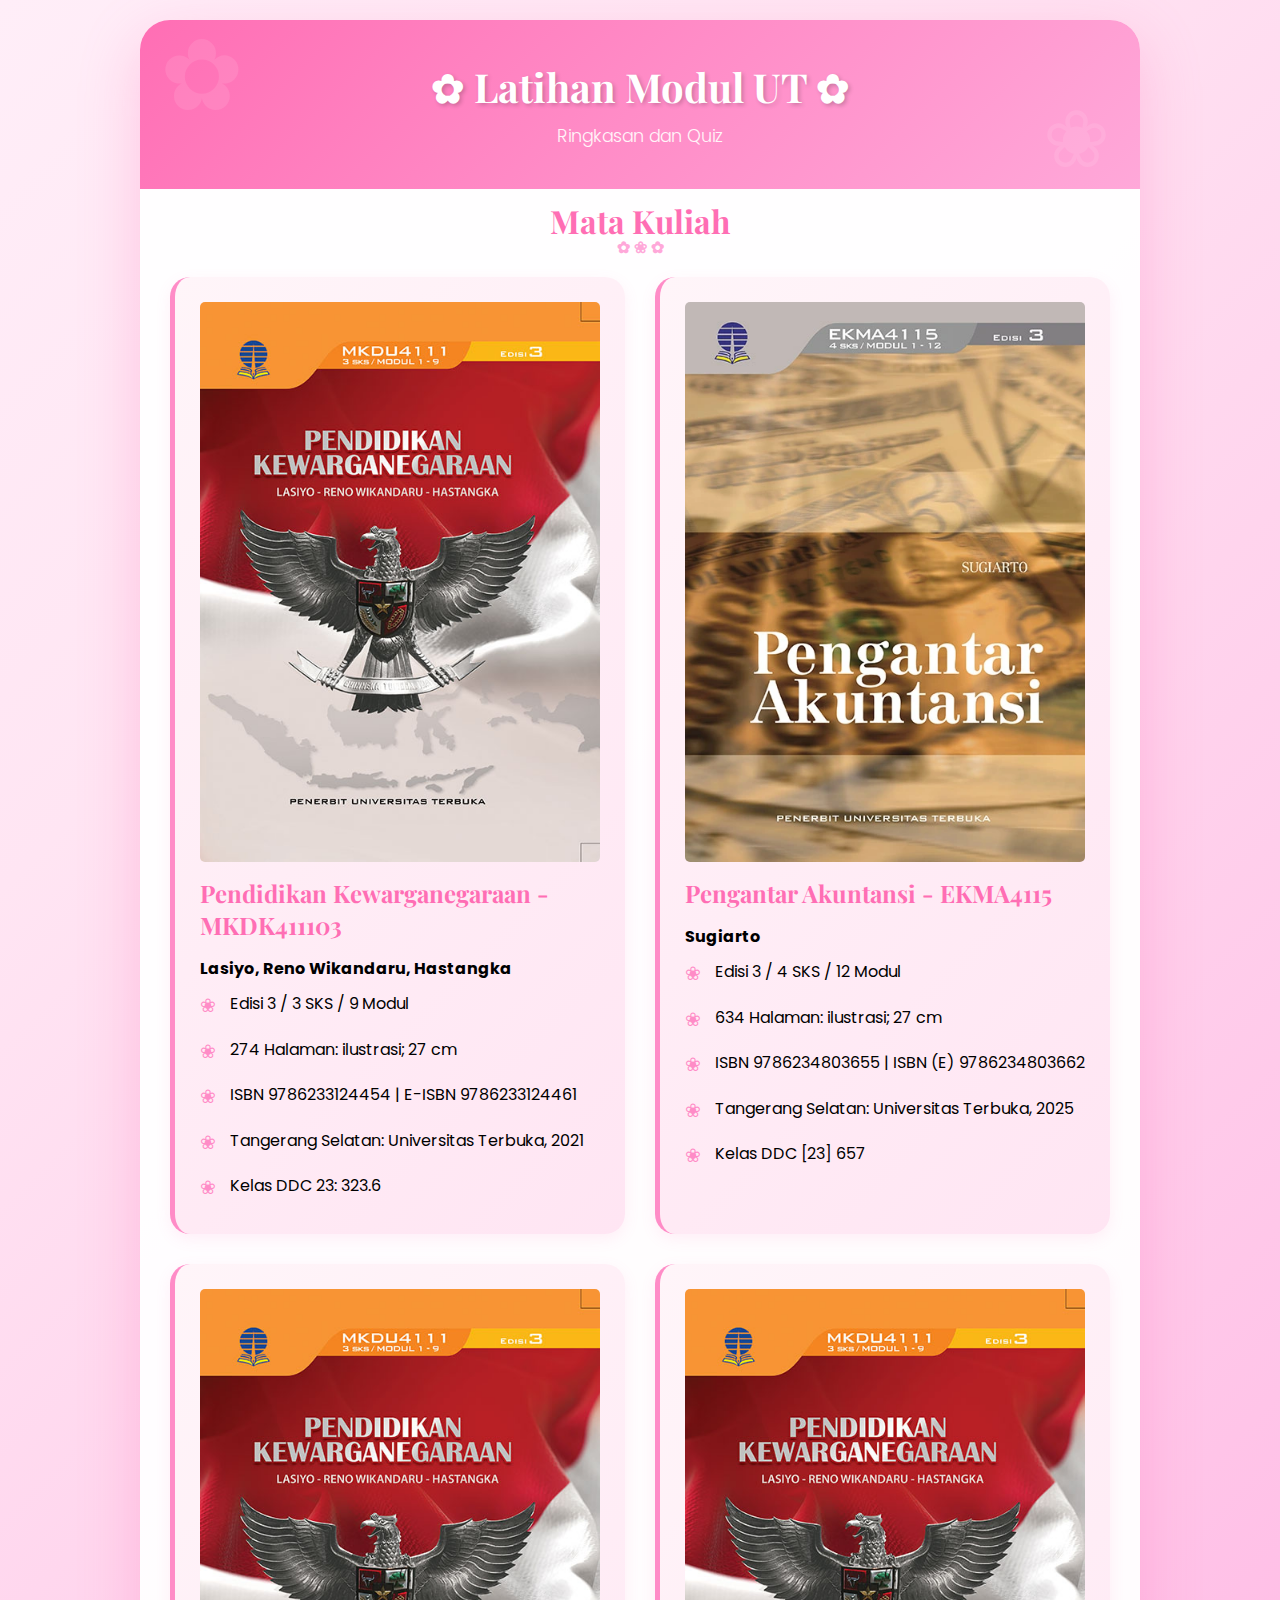
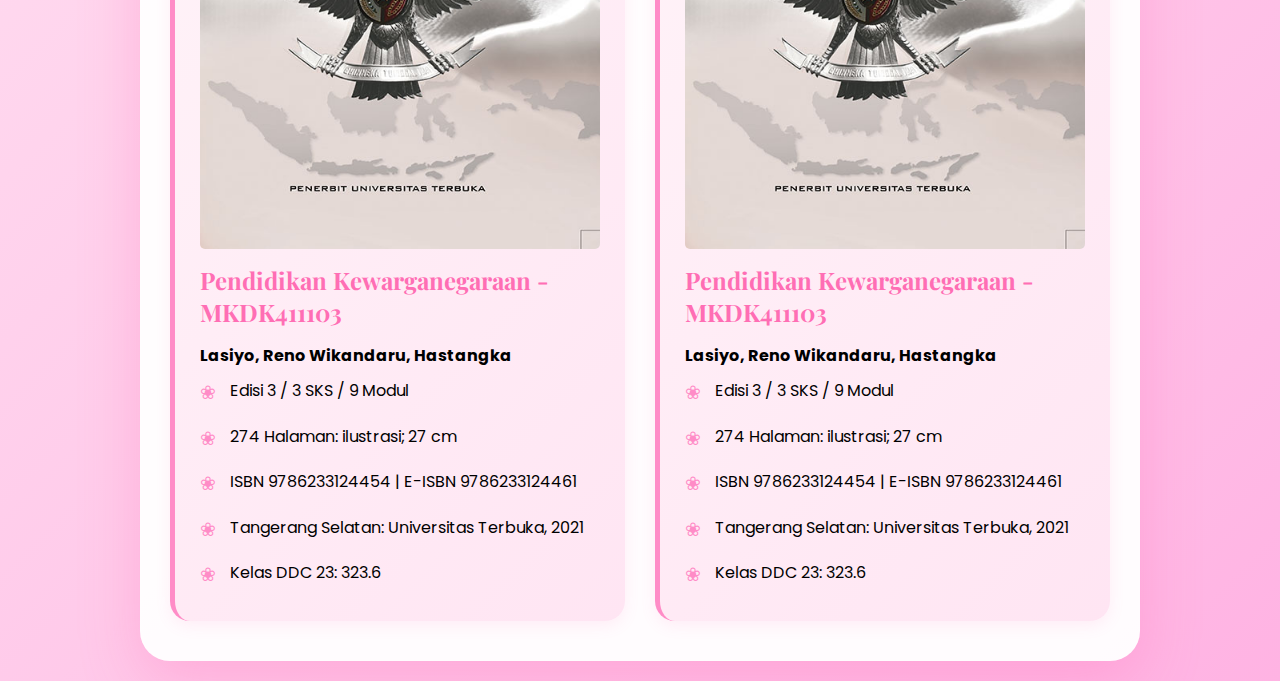
<file: index.html>
<!DOCTYPE html>
<html lang="id">
<head>
    <meta charset="UTF-8">
    <meta name="viewport" content="width=device-width, initial-scale=1.0">
    <title>✿ Latihan Modul UT ✿</title>
    <link rel="stylesheet" href="styleIndex.css">
    <script src="" defer></script>
</head>
<body>
    <div class="container">
        <div class="header">
            <h1>✿ Latihan Modul UT ✿</h1>
            <p class="subtitle">Ringkasan dan Quiz</p>
        </div>
        <div class="content">
            <div id="stage1" class="stage active">
        
                <h2 class="stage-title">Mata Kuliah</h2>
        
            <div id="subStage1_content" class="sub-stage-content active">
                <div class="summary-grid-container">
                    <div class="summary">
                        <a href="ppkn.html"><img src="Assets/MKDK411103.jpg" alt="Pendidikan Kewarganegaraan">
                        <h3>Pendidikan Kewarganegaraan - MKDK411103</h3>
                        <p><strong>Lasiyo, Reno Wikandaru, Hastangka</strong></p>
                        <ul>
                            <li>Edisi 3 / 3 SKS / 9 Modul</li>
                            <li>274 Halaman: ilustrasi; 27 cm</li>
                            <li>ISBN 9786233124454 | E-ISBN 9786233124461</li>
                            <li>Tangerang Selatan: Universitas Terbuka, 2021</li>
                            <li>Kelas DDC 23: 323.6</li>
                        </ul>
                        </a>
                    </div>
                    <div class="summary">
                        <a href="pengantarAkutansi.html"><img src="Assets/EKMA411503.jpg" alt="Pendidikan Kewarganegaraan">
                        <h3>Pengantar Akuntansi - EKMA4115</h3>
                        <p><strong>Sugiarto</strong></p>
                        <ul>
                            <li>Edisi 3 / 4 SKS / 12 Modul</li>
                            <li>634 Halaman: ilustrasi; 27 cm</li>
                            <li>ISBN 9786234803655 | ISBN (E) 9786234803662</li>
                            <li>Tangerang Selatan: Universitas Terbuka, 2025</li>
                            <li>Kelas DDC [23] 657</li>
                        </ul>
                        </a>
                    </div>
                    <div class="summary">
                        <a href="ppkn.html"><img src="Assets/MKDK411103.jpg" alt="Pendidikan Kewarganegaraan">
                        <h3>Pendidikan Kewarganegaraan - MKDK411103</h3>
                        <p><strong>Lasiyo, Reno Wikandaru, Hastangka</strong></p>
                        <ul>
                            <li>Edisi 3 / 3 SKS / 9 Modul</li>
                            <li>274 Halaman: ilustrasi; 27 cm</li>
                            <li>ISBN 9786233124454 | E-ISBN 9786233124461</li>
                            <li>Tangerang Selatan: Universitas Terbuka, 2021</li>
                            <li>Kelas DDC 23: 323.6</li>
                        </ul>
                        </a>
                    </div>
                    <div class="summary">
                        <a href="ppkn.html"><img src="Assets/MKDK411103.jpg" alt="Pendidikan Kewarganegaraan">
                        <h3>Pendidikan Kewarganegaraan - MKDK411103</h3>
                        <p><strong>Lasiyo, Reno Wikandaru, Hastangka</strong></p>
                        <ul>
                            <li>Edisi 3 / 3 SKS / 9 Modul</li>
                            <li>274 Halaman: ilustrasi; 27 cm</li>
                            <li>ISBN 9786233124454 | E-ISBN 9786233124461</li>
                            <li>Tangerang Selatan: Universitas Terbuka, 2021</li>
                            <li>Kelas DDC 23: 323.6</li>
                        </ul>
                        </a>
                    </div>
                </div>
            </div>
        
            <div id="subStage2_content" class="sub-stage-content" style="display:none;">
                <div class="summary">
                    <h3>Ringkasan Materi (Semua) 📝</h3>
                    <ul>
                        <li>**Landasan Pendidikan Kewarganegaraan** terdiri dari landasan historis dan yuridis. Landasan historis mencapai puncaknya pada Proklamasi Kemerdekaan 17 Agustus 1945.</li>
                        <li>**Landasan yuridis** mencakup Undang-Undang Dasar dan peraturan perundang-undangan lainnya, terutama tentang pertahanan/keamanan negara dan pendidikan karakter di Perguruan Tinggi.</li>
                        <li>**Ruang lingkup** PKn mencakup sembilan poin. **Objek studi** PKn terdiri atas objek material dan objek formal.</li>
                    </ul>
                </div>

            <div id="subStage3_content" class="sub-stage-content" style="display:none;">
                <h3>Sub Bab 2: Ruang Lingkup dan Objek Studi 📚</h3>
                <p><strong>Ruang Lingkup:</strong> Pendidikan Kewarganegaraan mencakup sembilan poin pembahasan yang detail yang merupakan pokok bahasan dalam modul-modul selanjutnya.</p>
                <p><strong>Objek Studi:</strong></p>
                <ul>
                    <li>**Objek Material:** Meliputi segala aspek kehidupan bernegara, bermasyarakat, dan berbangsa (Kewarganegaraan Indonesia).</li>
                    <li>**Objek Formal:** Fokus pada cara pandang ilmiah dalam mengkaji Kewarganegaraan, yaitu pendekatan Pancasila dan UUD 1945.</li>
                </ul>
            </div>
             <div class="questions">
                    <div class="question-card">
                        <span class="question-number">Soal 1</span>
                        <p class="question-text">Yang Termasuk mata kuliah wajib di Universitas adalah</p>
                        <div class="options">
                            <label class="option">
                                <input type="radio" name="q1" value="A">
                                <span>A. Pndidikan Kewirausahaan</span>
                            </label>
                            <label class="option">
                                <input type="radio" name="q1" value="B">
                                <span>B. Pendidikan Kepemimpinan</span>
                            </label>
                            <label class="option">
                                <input type="radio" name="q1" value="C" data-correct>
                                <span>C. Pendidikan Kewarganegaraan</span>
                            </label>
                            <label class="option">
                                <input type="radio" name="q1" value="D">
                                <span>D. Pendidikan Bahasa Inggris</span>
                            </label>
                        </div>
                    </div>
                    
                    <div class="question-card">
                        <span class="question-number">Soal 2</span>
                        <p class="question-text">Yang termasuk landasan Pendidikan Kewarganegaraan adalah</p>
                        <div class="options">
                            <label class="option">
                                <input type="radio" name="q2" value="A" data-correct>
                                <span>A. Perjuangan mencapai kemerdekaan</span>
                            </label>
                            <label class="option">
                                <input type="radio" name="q2" value="B">
                                <span>B. Melaksanakan upacara bendera</span>
                            </label>
                            <label class="option">
                                <input type="radio" name="q2" value="C">
                                <span>C. Mengikuti pola hidup sehat</span>
                            </label>
                            <label class="option">
                                <input type="radio" name="q2" value="D">
                                <span>D. Mempelajari kesenian daerah</span>
                            </label>
                        </div>
                    </div>
                    
                    <div class="question-card">
                        <span class="question-number">Soal 3</span>
                        <p class="question-text">Yang tidak termasuk dalam ruang lingkup Pendidikan Kewarganegaraan adalah</p>
                        <div class="options">
                            <label class="option">
                                <input type="radio" name="q3" value="A">
                                <span>A. Demokrasi</span>
                            </label>
                            <label class="option">
                                <input type="radio" name="q3" value="B">
                                <span>B. Wawasan Nusantara</span>
                            </label>
                            <label class="option">
                                <input type="radio" name="q3" value="C">
                                <span>C. Ketahanan Nasional</span>
                            </label>
                            <label class="option">
                                <input type="radio" name="q3" value="D" data-correct>
                                <span>D. Enterpreneurship</span>
                            </label>
                        </div>
                    </div>
                    
                    <div class="question-card">
                        <span class="question-number">Soal 4</span>
                        <p class="question-text">Pendidikan Kewarganegaraan sebagai kajian ilmiah memenuhi syarat-syarat ilmiah, kecuali</p>
                        <div class="options">
                            <label class="option">
                                <input type="radio" name="q4" value="A">
                                <span>A. berobjek</span>
                            </label>
                            <label class="option">
                                <input type="radio" name="q4" value="B">
                                <span>B. bersistem</span>
                            </label>
                            <label class="option">
                                <input type="radio" name="q4" value="C" data-correct>
                                <span>C. subjektif</span>
                            </label>
                            <label class="option">
                                <input type="radio" name="q4" value="D">
                                <span>D. Bermetode</span>
                            </label>
                        </div>
                    </div>
                    
                    <div class="question-card">
                        <span class="question-number">Soal 5</span>
                        <p class="question-text">Dalam Pendidikan Kewarganegaraan eksistensi warga negara dalam dinamikanya dalam kehidupan bermasyarakat, berbangsa, dan bernegara Indonesia merupakan objek</p>
                        <div class="options">
                            <label class="option">
                                <input type="radio" name="q5" value="A">
                                <span>A. Non formal</span>
                            </label>
                            <label class="option">
                                <input type="radio" name="q5" value="B" data-correct>
                                <span>B. Material</span>
                            </label>
                            <label class="option">
                                <input type="radio" name="q5" value="C">
                                <span>C. Formal</span>
                            </label>
                            <label class="option">
                                <input type="radio" name="q5" value="D">
                                <span>D. Substansi</span>
                            </label>
                        </div>
                    </div>
                    
                    <div class="question-card">
                        <span class="question-number">Soal 6</span>
                        <p class="question-text">Kemampuan berpikkir komperhensif integral lebih bersifat</p>
                        <div class="options">
                            <label class="option">
                                <input type="radio" name="q6" value="A" data-correct>
                                <span>A. Holistik</span>
                            </label>
                            <label class="option">
                                <input type="radio" name="q6" value="B">
                                <span>B. Sektoral</span>
                            </label>
                            <label class="option">
                                <input type="radio" name="q6" value="C">
                                <span>C. Otomatis</span>
                            </label>
                            <label class="option">
                                <input type="radio" name="q6" value="D">
                                <span>D. Umum</span>
                            </label>
                        </div>
                    </div>
                    
                    <div class="question-card">
                        <span class="question-number">Soal 7</span>
                        <p class="question-text">Membantu Mahasiswa memantapkan kepribadiannya agar secara konsisten mampu mewujudkan nilai-nilai dasar Pancasila, rasa kebangsaan dan cinta tanah air dalam menguasai menetapkan dan mengembangkan ilmu pengetahuan, teknologi dan seni dengan rasa tanggung jawab dan bermoral merupakan</p>
                        <div class="options">
                            <label class="option">
                                <input type="radio" name="q7" value="A" data-correct>
                                <span>A. misi Pendidikan Kewarganegaraan</span>
                            </label>
                            <label class="option">
                                <input type="radio" name="q7" value="B">
                                <span>B. vidi Pendidikan Kewarganegaraan</span>
                            </label>
                            <label class="option">
                                <input type="radio" name="q7" value="C">
                                <span>C. tujuan Pendidikan Kewarganegaraan</span>
                            </label>
                            <label class="option">
                                <input type="radio" name="q7" value="D">
                                <span>D. objek Pendidikan Kewarganegaraan</span>
                            </label>
                        </div>
                    </div>
                    
                    <div class="question-card">
                        <span class="question-number">Soal 8</span>
                        <p class="question-text">Dibawah ini merupakan cita-cita bangsa indonesia kecuali</p>
                        <div class="options">
                            <label class="option">
                                <input type="radio" name="q8" value="A">
                                <span>A. Merdeka</span>
                            </label>
                            <label class="option">
                                <input type="radio" name="q8" value="B">
                                <span>B. Bersatu</span>
                            </label>
                            <label class="option">
                                <input type="radio" name="q8" value="C">
                                <span>C. Berdaulat adil dan makmur</span>
                            </label>
                            <label class="option">
                                <input type="radio" name="q8" value="D" data-correct>
                                <span>D. Campur tangan dengan urusan negara lain</span>
                            </label>
                        </div>
                    </div>
                    
                    <div class="question-card">
                        <span class="question-number">Soal 9</span>
                        <p class="question-text">Tiap tiap warga negara berhak dan wajib ikut serta dalam usaha pertahanan dan keamanan negara merupakan bunyi Pasal .... Undang-Undang Negara Republik Indonesia</p>
                        <div class="options">
                            <label class="option">
                                <input type="radio" name="q9" value="A" data-correct>
                                <span>A. 30 Ayat 1</span>
                            </label>
                            <label class="option">
                                <input type="radio" name="q9" value="B">
                                <span>B. 31 Ayat 1</span>
                            </label>
                            <label class="option">
                                <input type="radio" name="q9" value="C">
                                <span>C. 29</span>
                            </label>
                            <label class="option">
                                <input type="radio" name="q9" value="D">
                                <span>D. 33</span>
                            </label>
                        </div>
                    </div>
                    
                    <div class="question-card">
                        <span class="question-number">Soal 10</span>
                        <p class="question-text">Setiap warga negara berhak dan wajib ikut serta dalam pembelaan negara. Hal ini merupakan isi dari Pasal</p>
                        <div class="options">
                            <label class="option">
                                <input type="radio" name="q10" value="A" data-correct>
                                <span>A. 27 Ayat 3 UUD 1945</span>
                            </label>
                            <label class="option">
                                <input type="radio" name="q10" value="B">
                                <span>B. 29 UUD 1945</span>
                            </label>
                            <label class="option">
                                <input type="radio" name="q10" value="C">
                                <span>C. 30 Ayat 1 UUD 1945</span>
                            </label>
                            <label class="option">
                                <input type="radio" name="q10" value="D">
                                <span>D. 31 Ayat 1 UUD 1945</span>
                            </label>
                        </div>
                    </div>
                </div>
                
                <button class="submit-btn" onclick="checkAnswers(1)">Periksa Jawaban ✓</button>
                <button class="reset-btn" onclick="resetStage(1)">Ulangi Tahap Ini ↻</button>
                
                <div id="result1" class="result"></div>
            </div>
            
            <!-- TAHAP 2 -->
            <div id="stage2" class="stage">
                <h2 class="stage-title">Tahap 2: Prinsip-Prinsip Otonomi Daerah</h2>
                
                <div class="summary">
                    <h3>Ringkasan Materi</h3>
                    <ul>
                        <li>Otonomi daerah didasarkan pada prinsip demokrasi, pemerataan, keadilan, dan potensi keanekaragaman daerah</li>
                        <li>Terdapat pembagian urusan pemerintahan antara pusat, provinsi, dan kabupaten/kota</li>
                        <li>Prinsip subsidiaritas: urusan pemerintahan dilaksanakan oleh tingkat pemerintahan yang paling dekat dengan masyarakat</li>
                        <li>Asas dekonsentrasi dan tugas pembantuan sebagai pelengkap desentralisasi</li>
                    </ul>
                </div>
                
                <div class="questions">
                    <div class="question-card">
                        <span class="question-number">Soal 1</span>
                        <p class="question-text">Apa yang dimaksud dengan prinsip subsidiaritas?</p>
                        <div class="options">
                            <label class="option">
                                <input type="radio" name="q11" value="A">
                                <span>A. Semua urusan dikelola oleh pemerintah pusat</span>
                            </label>
                            <label class="option">
                                <input type="radio" name="q11" value="B" data-correct>
                                <span>B. Urusan pemerintahan dilaksanakan oleh tingkat yang paling dekat dengan masyarakat</span>
                            </label>
                            <label class="option">
                                <input type="radio" name="q11" value="C">
                                <span>C. Pemerintah daerah tidak memiliki wewenang</span>
                            </label>
                            <label class="option">
                                <input type="radio" name="q11" value="D">
                                <span>D. Hanya provinsi yang mengelola urusan pemerintahan</span>
                            </label>
                        </div>
                    </div>
                    
                    <div class="question-card">
                        <span class="question-number">Soal 2</span>
                        <p class="question-text">Apa yang dimaksud dengan dekonsentrasi?</p>
                        <div class="options">
                            <label class="option">
                                <input type="radio" name="q12" value="A" data-correct>
                                <span>A. Pelimpahan wewenang dari pemerintah pusat kepada gubernur sebagai wakil pemerintah</span>
                            </label>
                            <label class="option">
                                <input type="radio" name="q12" value="B">
                                <span>B. Penyerahan urusan kepada daerah otonom</span>
                            </label>
                            <label class="option">
                                <input type="radio" name="q12" value="C">
                                <span>C. Pemberian bantuan dana dari pusat</span>
                            </label>
                            <label class="option">
                                <input type="radio" name="q12" value="D">
                                <span>D. Penghapusan kewenangan daerah</span>
                            </label>
                        </div>
                    </div>
                    
                    <div class="question-card">
                        <span class="question-number">Soal 3</span>
                        <p class="question-text">Siapa yang memiliki wewenang dalam urusan pemerintahan absolut?</p>
                        <div class="options">
                            <label class="option">
                                <input type="radio" name="q13" value="A" data-correct>
                                <span>A. Pemerintah pusat</span>
                            </label>
                            <label class="option">
                                <input type="radio" name="q13" value="B">
                                <span>B. Pemerintah provinsi</span>
                            </label>
                            <label class="option">
                                <input type="radio" name="q13" value="C">
                                <span>C. Pemerintah kabupaten/kota</span>
                            </label>
                            <label class="option">
                                <input type="radio" name="q13" value="D">
                                <span>D. DPRD</span>
                            </label>
                        </div>
                    </div>
                    
                    <div class="question-card">
                        <span class="question-number">Soal 4</span>
                        <p class="question-text">Apa yang termasuk dalam urusan pemerintahan absolut?</p>
                        <div class="options">
                            <label class="option">
                                <input type="radio" name="q14" value="A">
                                <span>A. Pendidikan dan kesehatan</span>
                            </label>
                            <label class="option">
                                <input type="radio" name="q14" value="B" data-correct>
                                <span>B. Politik luar negeri, pertahanan, dan moneter</span>
                            </label>
                            <label class="option">
                                <input type="radio" name="q14" value="C">
                                <span>C. Perhubungan dan perdagangan</span>
                            </label>
                            <label class="option">
                                <input type="radio" name="q14" value="D">
                                <span>D. Pertanian dan perikanan</span>
                            </label>
                        </div>
                    </div>
                    
                    <div class="question-card">
                        <span class="question-number">Soal 5</span>
                        <p class="question-text">Apa yang dimaksud dengan tugas pembantuan?</p>
                        <div class="options">
                            <label class="option">
                                <input type="radio" name="q15" value="A">
                                <span>A. Bantuan keuangan dari luar negeri</span>
                            </label>
                            <label class="option">
                                <input type="radio" name="q15" value="B" data-correct>
                                <span>B. Penugasan dari pemerintah pusat kepada daerah untuk melaksanakan urusan tertentu</span>
                            </label>
                            <label class="option">
                                <input type="radio" name="q15" value="C">
                                <span>C. Pinjaman dana untuk pembangunan</span>
                            </label>
                            <label class="option">
                                <input type="radio" name="q15" value="D">
                                <span>D. Pengurangan beban kerja pemerintah</span>
                            </label>
                        </div>
                    </div>
                    
                    <div class="question-card">
                        <span class="question-number">Soal 6</span>
                        <p class="question-text">Prinsip apa yang menjamin pemerataan pembangunan di seluruh Indonesia?</p>
                        <div class="options">
                            <label class="option">
                                <input type="radio" name="q16" value="A" data-correct>
                                <span>A. Prinsip keadilan dan pemerataan</span>
                            </label>
                            <label class="option">
                                <input type="radio" name="q16" value="B">
                                <span>B. Prinsip kompetisi bebas</span>
                            </label>
                            <label class="option">
                                <input type="radio" name="q16" value="C">
                                <span>C. Prinsip kapitalisasi</span>
                            </label>
                            <label class="option">
                                <input type="radio" name="q16" value="D">
                                <span>D. Prinsip sentralisasi</span>
                            </label>
                        </div>
                    </div>
                    
                    <div class="question-card">
                        <span class="question-number">Soal 7</span>
                        <p class="question-text">Apa yang dimaksud dengan urusan konkuren?</p>
                        <div class="options">
                            <label class="option">
                                <input type="radio" name="q17" value="A">
                                <span>A. Urusan yang hanya dimiliki pemerintah pusat</span>
                            </label>
                            <label class="option">
                                <input type="radio" name="q17" value="B" data-correct>
                                <span>B. Urusan yang dibagi antara pemerintah pusat, provinsi, dan kabupaten/kota</span>
                            </label>
                            <label class="option">
                                <input type="radio" name="q17" value="C">
                                <span>C. Urusan yang tidak boleh dikelola daerah</span>
                            </label>
                            <label class="option">
                                <input type="radio" name="q17" value="D">
                                <span>D. Urusan yang dikelola swasta</span>
                            </label>
                        </div>
                    </div>
                    
                    <div class="question-card">
                        <span class="question-number">Soal 8</span>
                        <p class="question-text">Mengapa prinsip demokrasi penting dalam otonomi daerah?</p>
                        <div class="options">
                            <label class="option">
                                <input type="radio" name="q18" value="A" data-correct>
                                <span>A. Untuk memastikan partisipasi masyarakat dalam pengambilan keputusan</span>
                            </label>
                            <label class="option">
                                <input type="radio" name="q18" value="B">
                                <span>B. Untuk memperkuat kekuasaan kepala daerah</span>
                            </label>
                            <label class="option">
                                <input type="radio" name="q18" value="C">
                                <span>C. Untuk mengurangi transparansi pemerintahan</span>
                            </label>
                            <label class="option">
                                <input type="radio" name="q18" value="D">
                                <span>D. Untuk membatasi hak masyarakat</span>
                            </label>
                        </div>
                    </div>
                    
                    <div class="question-card">
                        <span class="question-number">Soal 9</span>
                        <p class="question-text">Apa peran DPRD dalam otonomi daerah?</p>
                        <div class="options">
                            <label class="option">
                                <input type="radio" name="q19" value="A">
                                <span>A. Hanya sebagai penasehat kepala daerah</span>
                            </label>
                            <label class="option">
                                <input type="radio" name="q19" value="B" data-correct>
                                <span>B. Legislasi, anggaran, dan pengawasan pemerintah daerah</span>
                            </label>
                            <label class="option">
                                <input type="radio" name="q19" value="C">
                                <span>C. Menjalankan pemerintahan sehari-hari</span>
                            </label>
                            <label class="option">
                                <input type="radio" name="q19" value="D">
                                <span>D. Mengatur hubungan luar negeri daerah</span>
                            </label>
                        </div>
                    </div>
                    
                    <div class="question-card">
                        <span class="question-number">Soal 10</span>
                        <p class="question-text">Apa yang dimaksud dengan potensi keanekaragaman daerah?</p>
                        <div class="options">
                            <label class="option">
                                <input type="radio" name="q20" value="A">
                                <span>A. Semua daerah harus memiliki karakteristik yang sama</span>
                            </label>
                            <label class="option">
                                <input type="radio" name="q20" value="B" data-correct>
                                <span>B. Pengakuan terhadap perbedaan dan keunikan setiap daerah</span>
                            </label>
                            <label class="option">
                                <input type="radio" name="q20" value="C">
                                <span>C. Pembatasan perbedaan antar daerah</span>
                            </label>
                            <label class="option">
                                <input type="radio" name="q20" value="D">
                                <span>D. Penyeragaman budaya daerah</span>
                            </label>
                        </div>
                    </div>
                </div>
                    <button class="submit-btn" onclick="checkAnswers(2)">Periksa Jawaban ✓</button>
                    <button class="reset-btn" onclick="resetStage(2)">Ulangi Tahap Ini ↻</button>
                <div id="result2" class="result"></div>
            </div>
        </div>
    </div>
            
            <!-- TAHAP 3 -->
            <div id="stage3" class="stage">
                <h2 class="stage-title">Tahap 3: Good and Clean Government</h2>
                
                <div class="summary">
                    <h3>Ringkasan Materi</h3>
                    <ul>
                        <li>Good and Clean Government adalah penyelenggaraan pemerintahan yang baik, bersih, dan bebas dari korupsi</li>
                        <li>Prinsip-prinsip good governance meliputi transparansi, akuntabilitas, responsivitas, efisiensi, dan partisipasi</li>
                        <li>Clean government menekankan pada pemberantasan korupsi, kolusi, dan nepotisme (KKN)</li>
                        <li>Pemerintahan yang baik menciptakan kepercayaan publik dan meningkatkan kualitas pelayanan</li>
                    </ul>
                </div>
                
                <div class="questions">
                    <div class="question-card">
                        <span class="question-number">Soal 1</span>
                        <p class="question-text">Apa yang dimaksud dengan Good and Clean Government?</p>
                        <div class="options">
                            <label class="option">
                                <input type="radio" name="q21" value="A">
                                <span>A. Pemerintahan yang hanya fokus pada pembangunan fisik</span>
                            </label>
                            <label class="option">
                                <input type="radio" name="q21" value="B" data-correct>
                                <span>B. Pemerintahan yang baik, bersih, dan bebas dari korupsi</span>
                            </label>
                            <label class="option">
                                <input type="radio" name="q21" value="C">
                                <span>C. Pemerintahan yang tertutup dari publik</span>
                            </label>
                            <label class="option">
                                <input type="radio" name="q21" value="D">
                                <span>D. Pemerintahan yang otoriter</span>
                            </label>
                        </div>
                    </div>
                    
                    <div class="question-card">
                        <span class="question-number">Soal 2</span>
                        <p class="question-text">Apa yang dimaksud dengan transparansi dalam pemerintahan?</p>
                        <div class="options">
                            <label class="option">
                                <input type="radio" name="q22" value="A" data-correct>
                                <span>A. Keterbukaan informasi tentang proses dan kebijakan pemerintahan</span>
                            </label>
                            <label class="option">
                                <input type="radio" name="q22" value="B">
                                <span>B. Merahasiakan semua dokumen pemerintah</span>
                            </label>
                            <label class="option">
                                <input type="radio" name="q22" value="C">
                                <span>C. Membatasi akses publik terhadap informasi</span>
                            </label>
                            <label class="option">
                                <input type="radio" name="q22" value="D">
                                <span>D. Hanya memberikan informasi kepada pejabat tinggi</span>
                            </label>
                        </div>
                    </div>
                    
                    <div class="question-card">
                        <span class="question-number">Soal 3</span>
                        <p class="question-text">Apa kepanjangan dari KKN?</p>
                        <div class="options">
                            <label class="option">
                                <input type="radio" name="q23" value="A">
                                <span>A. Kuliah Kerja Nasional</span>
                            </label>
                            <label class="option">
                                <input type="radio" name="q23" value="B" data-correct>
                                <span>B. Korupsi, Kolusi, dan Nepotisme</span>
                            </label>
                            <label class="option">
                                <input type="radio" name="q23" value="C">
                                <span>C. Koordinasi Kerja Negara</span>
                            </label>
                            <label class="option">
                                <input type="radio" name="q23" value="D">
                                <span>D. Kebijakan Keuangan Nasional</span>
                            </label>
                        </div>
                    </div>
                    
                    <div class="question-card">
                        <span class="question-number">Soal 4</span>
                        <p class="question-text">Apa yang dimaksud dengan akuntabilitas?</p>
                        <div class="options">
                            <label class="option">
                                <input type="radio" name="q24" value="A">
                                <span>A. Kewenangan untuk mengambil keputusan sepihak</span>
                            </label>
                            <label class="option">
                                <input type="radio" name="q24" value="B" data-correct>
                                <span>B. Pertanggungjawaban atas tindakan dan keputusan pemerintah</span>
                            </label>
                            <label class="option">
                                <input type="radio" name="q24" value="C">
                                <span>C. Pembatasan wewenang pemerintah</span>
                            </label>
                            <label class="option">
                                <input type="radio" name="q24" value="D">
                                <span>D. Penghapusan sistem kontrol</span>
                            </label>
                        </div>
                    </div>
                    
                    <div class="question-card">
                        <span class="question-number">Soal 5</span>
                        <p class="question-text">Mengapa responsivitas penting dalam pemerintahan?</p>
                        <div class="options">
                            <label class="option">
                                <input type="radio" name="q25" value="A" data-correct>
                                <span>A. Untuk menanggapi kebutuhan dan aspirasi masyarakat dengan cepat</span>
                            </label>
                            <label class="option">
                                <input type="radio" name="q25" value="B">
                                <span>B. Untuk mengabaikan keluhan masyarakat</span>
                            </label>
                            <label class="option">
                                <input type="radio" name="q25" value="C">
                                <span>C. Untuk memperlambat proses pelayanan</span>
                            </label>
                            <label class="option">
                                <input type="radio" name="q25" value="D">
                                <span>D. Untuk membatasi komunikasi dengan publik</span>
                            </label>
                        </div>
                    </div>
                    
                    <div class="question-card">
                        <span class="question-number">Soal 6</span>
                        <p class="question-text">Apa manfaat dari clean government?</p>
                        <div class="options">
                            <label class="option">
                                <input type="radio" name="q26" value="A">
                                <span>A. Meningkatkan praktik korupsi</span>
                            </label>
                            <label class="option">
                                <input type="radio" name="q26" value="B" data-correct>
                                <span>B. Meningkatkan kepercayaan publik dan efisiensi pemerintahan</span>
                            </label>
                            <label class="option">
                                <input type="radio" name="q26" value="C">
                                <span>C. Mengurangi partisipasi masyarakat</span>
                            </label>
                            <label class="option">
                                <input type="radio" name="q26" value="D">
                                <span>D. Mempersulit akses pelayanan publik</span>
                            </label>
                        </div>
                    </div>
                    
                    <div class="question-card">
                        <span class="question-number">Soal 7</span>
                        <p class="question-text">Apa yang dimaksud dengan efisiensi dalam pemerintahan?</p>
                        <div class="options">
                            <label class="option">
                                <input type="radio" name="q27" value="A">
                                <span>A. Pemborosan anggaran dan sumber daya</span>
                            </label>
                            <label class="option">
                                <input type="radio" name="q27" value="B" data-correct>
                                <span>B. Penggunaan sumber daya secara optimal untuk hasil maksimal</span>
                            </label>
                            <label class="option">
                                <input type="radio" name="q27" value="C">
                                <span>C. Birokrasi yang berbelit-belit</span>
                            </label>
                            <label class="option">
                                <input type="radio" name="q27" value="D">
                                <span>D. Penundaan pelayanan publik</span>
                            </label>
                        </div>
                    </div>
                    
                    <div class="question-card">
                        <span class="question-number">Soal 8</span>
                        <p class="question-text">Apa peran partisipasi masyarakat dalam good governance?</p>
                        <div class="options">
                            <label class="option">
                                <input type="radio" name="q28" value="A" data-correct>
                                <span>A. Memberikan masukan dan mengawasi jalannya pemerintahan</span>
                            </label>
                            <label class="option">
                                <input type="radio" name="q28" value="B">
                                <span>B. Hanya menerima kebijakan tanpa komentar</span>
                            </label>
                            <label class="option">
                                <input type="radio" name="q28" value="C">
                                <span>C. Tidak ada peran sama sekali</span>
                            </label>
                            <label class="option">
                                <input type="radio" name="q28" value="D">
                                <span>D. Mengganggu jalannya pemerintahan</span>
                            </label>
                        </div>
                    </div>
                    
                    <div class="question-card">
                        <span class="question-number">Soal 9</span>
                        <p class="question-text">Bagaimana cara mewujudkan clean government?</p>
                        <div class="options">
                            <label class="option">
                                <input type="radio" name="q29" value="A">
                                <span>A. Meningkatkan korupsi</span>
                            </label>
                            <label class="option">
                                <input type="radio" name="q29" value="B" data-correct>
                                <span>B. Menegakkan hukum, meningkatkan transparansi, dan pengawasan</span>
                            </label>
                            <label class="option">
                                <input type="radio" name="q29" value="C">
                                <span>C. Mengurangi sistem kontrol</span>
                            </label>
                            <label class="option">
                                <input type="radio" name="q29" value="D">
                                <span>D. Merahasiakan seluruh kebijakan</span>
                            </label>
                        </div>
                    </div>
                    
                    <div class="question-card">
                        <span class="question-number">Soal 10</span>
                        <p class="question-text">Apa dampak korupsi terhadap pembangunan?</p>
                        <div class="options">
                            <label class="option">
                                <input type="radio" name="q30" value="A">
                                <span>A. Mempercepat pembangunan</span>
                            </label>
                            <label class="option">
                                <input type="radio" name="q30" value="B" data-correct>
                                <span>B. Menghambat pembangunan dan merugikan masyarakat</span>
                            </label>
                            <label class="option">
                                <input type="radio" name="q30" value="C">
                                <span>C. Tidak ada dampak</span>
                            </label>
                            <label class="option">
                                <input type="radio" name="q30" value="D">
                                <span>D. Meningkatkan kesejahteraan</span>
                            </label>
                        </div>
                    </div>
                </div>
                
                <button class="submit-btn" onclick="checkAnswers(3)">Periksa Jawaban ✓</button>
                <button class="reset-btn" onclick="resetStage(3)">Ulangi Tahap Ini ↻</button>
                
                <div id="result3" class="result"></div>
            </div>
            
            <!-- TAHAP 4 -->
            <div id="stage4" class="stage">
                <h2 class="stage-title">Tahap 4: Implementasi Good Governance</h2>
                
                <div class="summary">
                    <h3>Ringkasan Materi</h3>
                    <ul>
                        <li>Implementasi good governance memerlukan komitmen dari semua pihak: pemerintah, swasta, dan masyarakat</li>
                        <li>Reformasi birokrasi merupakan kunci dalam mewujudkan good governance</li>
                        <li>Teknologi informasi dapat meningkatkan transparansi dan efisiensi pelayanan publik (e-government)</li>
                        <li>Pengawasan internal dan eksternal penting untuk memastikan akuntabilitas</li>
                    </ul>
                </div>
                
                <div class="questions">
                    <div class="question-card">
                        <span class="question-number">Soal 1</span>
                        <p class="question-text">Apa yang dimaksud dengan reformasi birokrasi?</p>
                        <div class="options">
                            <label class="option">
                                <input type="radio" name="q31" value="A">
                                <span>A. Penambahan jumlah pegawai negeri</span>
                            </label>
                            <label class="option">
                                <input type="radio" name="q31" value="B" data-correct>
                                <span>B. Perubahan mendasar dalam sistem birokrasi untuk meningkatkan kinerja</span>
                            </label>
                            <label class="option">
                                <input type="radio" name="q31" value="C">
                                <span>C. Pengurangan gaji pegawai</span>
                            </label>
                            <label class="option">
                                <input type="radio" name="q31" value="D">
                                <span>D. Pembuatan peraturan baru yang rumit</span>
                            </label>
                        </div>
                    </div>
                    
                    <div class="question-card">
                        <span class="question-number">Soal 2</span>
                        <p class="question-text">Apa yang dimaksud dengan e-government?</p>
                        <div class="options">
                            <label class="option">
                                <input type="radio" name="q32" value="A" data-correct>
                                <span>A. Pemanfaatan teknologi informasi dalam pelayanan pemerintahan</span>
                            </label>
                            <label class="option">
                                <input type="radio" name="q32" value="B">
                                <span>B. Pemerintahan yang hanya online</span>
                            </label>
                            <label class="option">
                                <input type="radio" name="q32" value="C">
                                <span>C. Penghapusan kantor pemerintah</span>
                            </label>
                            <label class="option">
                                <input type="radio" name="q32" value="D">
                                <span>D. Privatisasi layanan publik</span>
                            </label>
                        </div>
                    </div>
                    
                    <div class="question-card">
                        <span class="question-number">Soal 3</span>
                        <p class="question-text">Siapa yang bertanggung jawab dalam pengawasan eksternal pemerintahan?</p>
                        <div class="options">
                            <label class="option">
                                <input type="radio" name="q33" value="A">
                                <span>A. Hanya presiden</span>
                            </label>
                            <label class="option">
                                <input type="radio" name="q33" value="B" data-correct>
                                <span>B. Lembaga pengawas seperti BPK, KPK, dan masyarakat</span>
                            </label>
                            <label class="option">
                                <input type="radio" name="q33" value="C">
                                <span>C. Tidak ada yang mengawasi</span>
                            </label>
                            <label class="option">
                                <input type="radio" name="q33" value="D">
                                <span>D. Hanya pegawai internal</span>
                            </label>
                        </div>
                    </div>
                    
                    <div class="question-card">
                        <span class="question-number">Soal 4</span>
                        <p class="question-text">Apa manfaat e-government bagi masyarakat?</p>
                        <div class="options">
                            <label class="option">
                                <input type="radio" name="q34" value="A" data-correct>
                                <span>A. Pelayanan lebih cepat, mudah, dan transparan</span>
                            </label>
                            <label class="option">
                                <input type="radio" name="q34" value="B">
                                <span>B. Mempersulit akses layanan</span>
                            </label>
                            <label class="option">
                                <input type="radio" name="q34" value="C">
                                <span>C. Menambah biaya pelayanan</span>
                            </label>
                            <label class="option">
                                <input type="radio" name="q34" value="D">
                                <span>D. Mengurangi transparansi</span>
                            </label>
                        </div>
                    </div>
                    
                    <div class="question-card">
                        <span class="question-number">Soal 5</span>
                        <p class="question-text">Apa peran BPK dalam pemerintahan?</p>
                        <div class="options">
                            <label class="option">
                                <input type="radio" name="q35" value="A">
                                <span>A. Membuat undang-undang</span>
                            </label>
                            <label class="option">
                                <input type="radio" name="q35" value="B" data-correct>
                                <span>B. Memeriksa pengelolaan dan tanggung jawab keuangan negara</span>
                            </label>
                            <label class="option">
                                <input type="radio" name="q35" value="C">
                                <span>C. Menjalankan pemerintahan sehari-hari</span>
                            </label>
                            <label class="option">
                                <input type="radio" name="q35" value="D">
                                <span>D. Mengangkat pegawai negeri</span>
                            </label>
                        </div>
                    </div>
                    
                    <div class="question-card">
                        <span class="question-number">Soal 6</span>
                        <p class="question-text">Apa yang dimaksud dengan merit system dalam birokrasi?</p>
                        <div class="options">
                            <label class="option">
                                <input type="radio" name="q36" value="A" data-correct>
                                <span>A. Sistem pengelolaan ASN berdasarkan kualifikasi, kompetensi, dan kinerja</span>
                            </label>
                            <label class="option">
                                <input type="radio" name="q36" value="B">
                                <span>B. Pengangkatan berdasarkan hubungan keluarga</span>
                            </label>
                            <label class="option">
                                <input type="radio" name="q36" value="C">
                                <span>C. Promosi berdasarkan senioritas saja</span>
                            </label>
                            <label class="option">
                                <input type="radio" name="q36" value="D">
                                <span>D. Sistem tanpa evaluasi kinerja</span>
                            </label>
                        </div>
                    </div>
                    
                    <div class="question-card">
                        <span class="question-number">Soal 7</span>
                        <p class="question-text">Mengapa komitmen pimpinan penting dalam good governance?</p>
                        <div class="options">
                            <label class="option">
                                <input type="radio" name="q37" value="A" data-correct>
                                <span>A. Memberikan contoh dan mendorong implementasi prinsip good governance</span>
                            </label>
                            <label class="option">
                                <input type="radio" name="q37" value="B">
                                <span>B. Untuk menguasai seluruh kewenangan</span>
                            </label>
                            <label class="option">
                                <input type="radio" name="q37" value="C">
                                <span>C. Tidak berpengaruh sama sekali</span>
                            </label>
                            <label class="option">
                                <input type="radio" name="q37" value="D">
                                <span>D. Untuk menghindari tanggung jawab</span>
                            </label>
                        </div>
                    </div>
                    
                    <div class="question-card">
                        <span class="question-number">Soal 8</span>
                        <p class="question-text">Apa yang dimaksud dengan whistle blower?</p>
                        <div class="options">
                            <label class="option">
                                <input type="radio" name="q38" value="A">
                                <span>A. Orang yang melakukan korupsi</span>
                            </label>
                            <label class="option">
                                <input type="radio" name="q38" value="B" data-correct>
                                <span>B. Orang yang melaporkan pelanggaran atau kejahatan dalam organisasi</span>
                            </label>
                            <label class="option">
                                <input type="radio" name="q38" value="C">
                                <span>C. Pejabat yang mengawasi keuangan</span>
                            </label>
                            <label class="option">
                                <input type="radio" name="q38" value="D">
                                <span>D. Anggota kepolisian</span>
                            </label>
                        </div>
                    </div>
                    
                    <div class="question-card">
                        <span class="question-number">Soal 9</span>
                        <p class="question-text">Apa hambatan dalam implementasi good governance?</p>
                        <div class="options">
                            <label class="option">
                                <input type="radio" name="q39" value="A">
                                <span>A. Terlalu banyak transparansi</span>
                            </label>
                            <label class="option">
                                <input type="radio" name="q39" value="B" data-correct>
                                <span>B. Budaya korupsi, resistensi perubahan, dan lemahnya penegakan hukum</span>
                            </label>
                            <label class="option">
                                <input type="radio" name="q39" value="C">
                                <span>C. Partisipasi masyarakat yang terlalu tinggi</span>
                            </label>
                            <label class="option">
                                <input type="radio" name="q39" value="D">
                                <span>D. Sistem yang terlalu sederhana</span>
                            </label>
                        </div>
                    </div>
                    
                    <div class="question-card">
                        <span class="question-number">Soal 10</span>
                        <p class="question-text">Apa peran sektor swasta dalam good governance?</p>
                        <div class="options">
                            <label class="option">
                                <input type="radio" name="q40" value="A">
                                <span>A. Tidak ada peran</span>
                            </label>
                            <label class="option">
                                <input type="radio" name="q40" value="B" data-correct>
                                <span>B. Berpartisipasi dalam pembangunan dan menerapkan prinsip good corporate governance</span>
                            </label>
                            <label class="option">
                                <input type="radio" name="q40" value="C">
                                <span>C. Hanya mencari keuntungan tanpa tanggung jawab</span>
                            </label>
                            <label class="option">
                                <input type="radio" name="q40" value="D">
                                <span>D. Mengambil alih peran pemerintah</span>
                            </label>
                        </div>
                    </div>
                </div>
                
                <button class="submit-btn" onclick="checkAnswers(4)">Periksa Jawaban ✓</button>
                <button class="reset-btn" onclick="resetStage(4)">Ulangi Tahap Ini ↻</button>
                
                <div id="result4" class="result"></div>
            </div>
            
            <!-- TAHAP 5 -->
            <div id="stage5" class="stage">
                <h2 class="stage-title">Tahap 5: Tantangan dan Masa Depan</h2>
                
                <div class="summary">
                    <h3>Ringkasan Materi</h3>
                    <ul>
                        <li>Tantangan otonomi daerah meliputi kesenjangan antar daerah, kapasitas SDM, dan koordinasi antar tingkat pemerintahan</li>
                        <li>Diperlukan peningkatan kapasitas pemerintah daerah dalam pengelolaan keuangan dan pelayanan publik</li>
                        <li>Masa depan otonomi daerah bergantung pada komitmen untuk terus memperbaiki sistem dan meningkatkan kualitas governance</li>
                        <li>Peran aktif masyarakat sangat penting dalam mengawasi dan mendorong pemerintahan yang lebih baik</li>
                    </ul>
                </div>
                
                <div class="questions">
                    <div class="question-card">
                        <span class="question-number">Soal 1</span>
                        <p class="question-text">Apa tantangan utama dalam otonomi daerah?</p>
                        <div class="options">
                            <label class="option">
                                <input type="radio" name="q41" value="A">
                                <span>A. Terlalu banyak sumber daya</span>
                            </label>
                            <label class="option">
                                <input type="radio" name="q41" value="B" data-correct>
                                <span>B. Kesenjangan pembangunan dan kapasitas SDM yang terbatas</span>
                            </label>
                            <label class="option">
                                <input type="radio" name="q41" value="C">
                                <span>C. Kelebihan anggaran daerah</span>
                            </label>
                            <label class="option">
                                <input type="radio" name="q41" value="D">
                                <span>D. Tidak ada tantangan sama sekali</span>
                            </label>
                        </div>
                    </div>
                    
                    <div class="question-card">
                        <span class="question-number">Soal 2</span>
                        <p class="question-text">Apa yang dimaksud dengan kesenjangan fiskal?</p>
                        <div class="options">
                            <label class="option">
                                <input type="radio" name="q42" value="A" data-correct>
                                <span>A. Perbedaan kemampuan keuangan antar daerah</span>
                            </label>
                            <label class="option">
                                <input type="radio" name="q42" value="B">
                                <span>B. Kesamaan pendapatan semua daerah</span>
                            </label>
                            <label class="option">
                                <input type="radio" name="q42" value="C">
                                <span>C. Surplus anggaran di semua daerah</span>
                            </label>
                            <label class="option">
                                <input type="radio" name="q42" value="D">
                                <span>D. Tidak ada perbedaan keuangan</span>
                            </label>
                        </div>
                    </div>
                    
                    <div class="question-card">
                        <span class="question-number">Soal 3</span>
                        <p class="question-text">Bagaimana cara mengatasi kesenjangan antar daerah?</p>
                        <div class="options">
                            <label class="option">
                                <input type="radio" name="q43" value="A">
                                <span>A. Membiarkan daerah berkembang sendiri</span>
                            </label>
                            <label class="option">
                                <input type="radio" name="q43" value="B" data-correct>
                                <span>B. Dana perimbangan, pembangunan infrastruktur, dan peningkatan kapasitas</span>
                            </label>
                            <label class="option">
                                <input type="radio" name="q43" value="C">
                                <span>C. Memusatkan pembangunan di satu daerah</span>
                            </label>
                            <label class="option">
                                <input type="radio" name="q43" value="D">
                                <span>D. Mengurangi anggaran daerah maju</span>
                            </label>
                        </div>
                    </div>
                    
                    <div class="question-card">
                        <span class="question-number">Soal 4</span>
                        <p class="question-text">Apa pentingnya peningkatan kapasitas SDM di daerah?</p>
                        <div class="options">
                            <label class="option">
                                <input type="radio" name="q44" value="A" data-correct>
                                <span>A. Untuk meningkatkan kualitas pelayanan dan pengelolaan pemerintahan</span>
                            </label>
                            <label class="option">
                                <input type="radio" name="q44" value="B">
                                <span>B. Tidak penting sama sekali</span>
                            </label>
                            <label class="option">
                                <input type="radio" name="q44" value="C">
                                <span>C. Hanya untuk menambah jumlah pegawai</span>
                            </label>
                            <label class="option">
                                <input type="radio" name="q44" value="D">
                                <span>D. Untuk mempersulit sistem</span>
                            </label>
                        </div>
                    </div>
                    
                    <div class="question-card">
                        <span class="question-number">Soal 5</span>
                        <p class="question-text">Apa yang dimaksud dengan koordinasi antar tingkat pemerintahan?</p>
                        <div class="options">
                            <label class="option">
                                <input type="radio" name="q45" value="A">
                                <span>A. Pemisahan total tanpa komunikasi</span>
                            </label>
                            <label class="option">
                                <input type="radio" name="q45" value="B" data-correct>
                                <span>B. Kerjasama dan sinkronisasi kebijakan antara pusat dan daerah</span>
                            </label>
                            <label class="option">
                                <input type="radio" name="q45" value="C">
                                <span>C. Persaingan antar pemerintahan</span>
                            </label>
                            <label class="option">
                                <input type="radio" name="q45" value="D">
                                <span>D. Dominasi satu tingkat pemerintahan</span>
                            </label>
                        </div>
                    </div>
                    
                    <div class="question-card">
                        <span class="question-number">Soal 6</span>
                        <p class="question-text">Apa peran masyarakat dalam masa depan otonomi daerah?</p>
                        <div class="options">
                            <label class="option">
                                <input type="radio" name="q46" value="A" data-correct>
                                <span>A. Aktif mengawasi, berpartisipasi, dan memberikan masukan</span>
                            </label>
                            <label class="option">
                                <input type="radio" name="q46" value="B">
                                <span>B. Pasif dan menerima semua kebijakan</span>
                            </label>
                            <label class="option">
                                <input type="radio" name="q46" value="C">
                                <span>C. Tidak ada peran</span>
                            </label>
                            <label class="option">
                                <input type="radio" name="q46" value="D">
                                <span>D. Hanya mengeluh tanpa aksi</span>
                            </label>
                        </div>
                    </div>
                    
                    <div class="question-card">
                        <span class="question-number">Soal 7</span>
                        <p class="question-text">Apa yang dimaksud dengan kapasitas fiskal daerah?</p>
                        <div class="options">
                            <label class="option">
                                <input type="radio" name="q47" value="A" data-correct>
                                <span>A. Kemampuan daerah dalam menghimpun dan mengelola pendapatan</span>
                            </label>
                            <label class="option">
                                <input type="radio" name="q47" value="B">
                                <span>B. Jumlah hutang daerah</span>
                            </label>
                            <label class="option">
                                <input type="radio" name="q47" value="C">
                                <span>C. Bantuan dari luar negeri</span>
                            </label>
                            <label class="option">
                                <input type="radio" name="q47" value="D">
                                <span>D. Tidak ada hubungan dengan keuangan</span>
                            </label>
                        </div>
                    </div>
                    
                    <div class="question-card">
                        <span class="question-number">Soal 8</span>
                        <p class="question-text">Mengapa evaluasi berkala penting dalam otonomi daerah?</p>
                        <div class="options">
                            <label class="option">
                                <input type="radio" name="q48" value="A" data-correct>
                                <span>A. Untuk menilai efektivitas kebijakan dan melakukan perbaikan</span>
                            </label>
                            <label class="option">
                                <input type="radio" name="q48" value="B">
                                <span>B. Untuk mencari kesalahan pejabat</span>
                            </label>
                            <label class="option">
                                <input type="radio" name="q48" value="C">
                                <span>C. Tidak diperlukan evaluasi</span>
                            </label>
                            <label class="option">
                                <input type="radio" name="q48" value="D">
                                <span>D. Hanya untuk formalitas</span>
                            </label>
                        </div>
                    </div>
                    
                    <div class="question-card">
                        <span class="question-number">Soal 9</span>
                        <p class="question-text">Apa yang dimaksud dengan inovasi daerah?</p>
                        <div class="options">
                            <label class="option">
                                <input type="radio" name="q49" value="A" data-correct>
                                <span>A. Terobosan baru dalam pengelolaan pemerintahan dan pelayanan publik</span>
                            </label>
                            <label class="option">
                                <input type="radio" name="q49" value="B">
                                <span>B. Meniru kebijakan daerah lain</span>
                            </label>
                            <label class="option">
                                <input type="radio" name="q49" value="C">
                                <span>C. Mempertahankan cara lama</span>
                            </label>
                            <label class="option">
                                <input type="radio" name="q49" value="D">
                                <span>D. Tidak ada perubahan sama sekali</span>
                            </label>
                        </div>
                    </div>
                    
                    <div class="question-card">
                        <span class="question-number">Soal 10</span>
                        <p class="question-text">Apa harapan untuk masa depan otonomi daerah di Indonesia?</p>
                        <div class="options">
                            <label class="option">
                                <input type="radio" name="q50" value="A" data-correct>
                                <span>A. Pemerataan pembangunan, peningkatan kesejahteraan, dan good governance</span>
                            </label>
                            <label class="option">
                                <input type="radio" name="q50" value="B">
                                <span>B. Kembali ke sentralisasi penuh</span>
                            </label>
                            <label class="option">
                                <input type="radio" name="q50" value="C">
                                <span>C. Meningkatkan kesenjangan antar daerah</span>
                            </label>
                            <label class="option">
                                <input type="radio" name="q50" value="D">
                                <span>D. Menghapus sistem otonomi</span>
                            </label>
                        </div>
                    </div>
                </div>
                
                <button class="submit-btn" onclick="checkAnswers(5)">Periksa Jawaban ✓</button>
                <button class="reset-btn" onclick="resetStage(5)">Ulangi Tahap Ini ↻</button>
                
                <div id="result5" class="result"></div>
            </div>
        </div>
    </div>
</body>
</html>
</file>
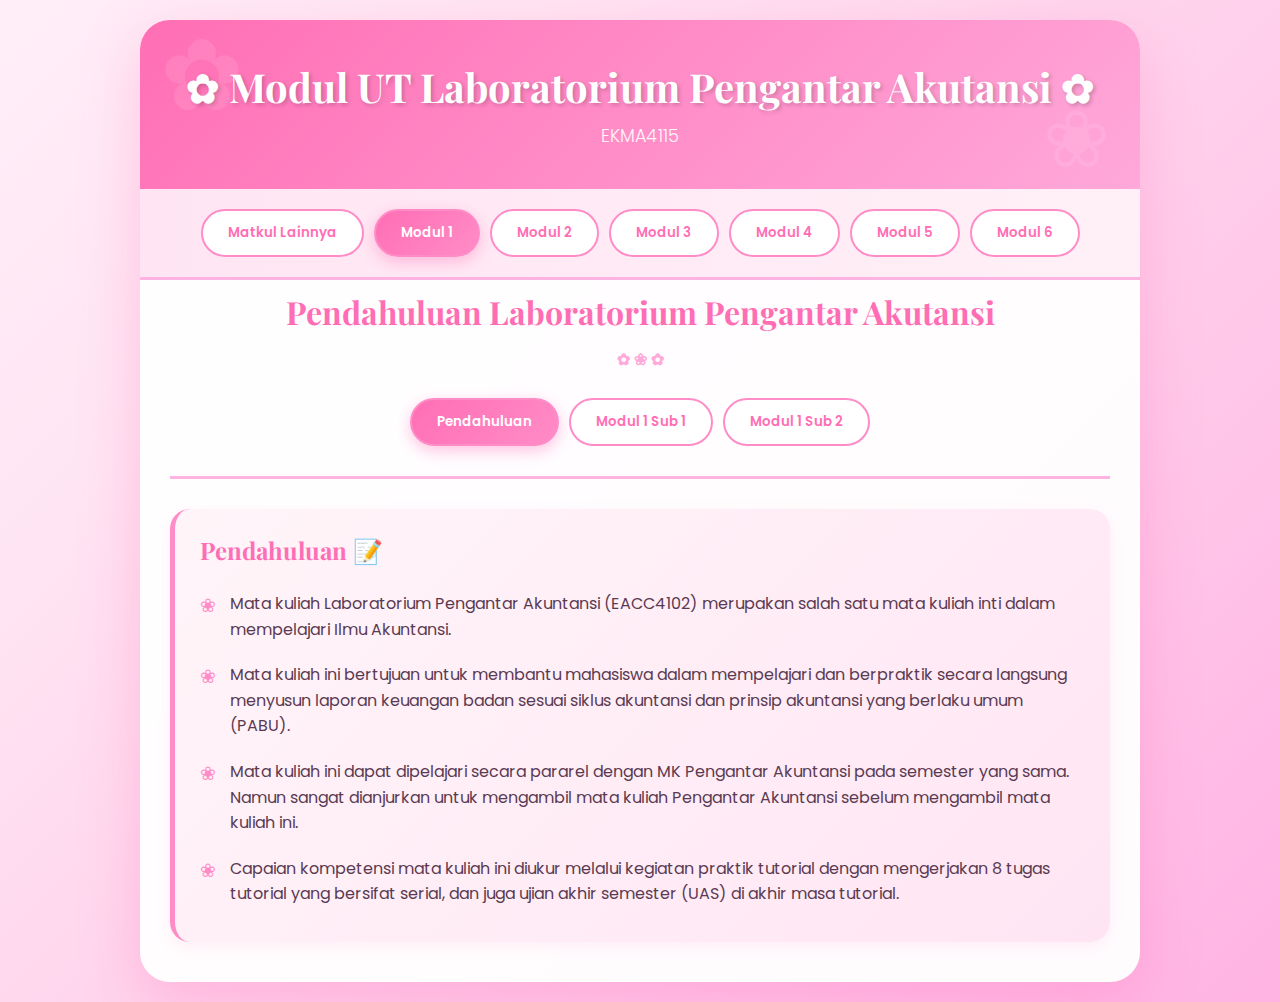
<file: labAkutansi.html>
<!DOCTYPE html>
<html lang="id">
<head>
    <meta charset="UTF-8">
    <meta name="viewport" content="width=device-width, initial-scale=1.0">
    <title>Modul Laboratorium Pengantar Akutansi</title>
    <link rel="stylesheet" href="style.css">
    <script src="labAkutansi.js" defer></script>
</head>
<body>
    <div class="container">
        <div class="header">
            <h1>✿ Modul UT Laboratorium Pengantar Akutansi ✿</h1>
            <p class="subtitle">EKMA4115</p>
        </div>
        
        <nav class="nav-container">
            <a href="index.html"><button class="stage-btn">Matkul Lainnya</button></a>
            <button class="stage-btn active" onclick="showStage(1)">Modul 1</button>
            <button class="stage-btn" onclick="showStage(2)">Modul 2</button>
            <button class="stage-btn" onclick="showStage(3)">Modul 3</button>
            <button class="stage-btn" onclick="showStage(4)">Modul 4</button>
            <button class="stage-btn" onclick="showStage(5)">Modul 5</button>
            <button class="stage-btn" onclick="showStage(6)">Modul 6</button>
        </nav>

        <div class="content">
            <div id="stage1" class="stage active">
                
                <h2 class="stage-title">Pendahuluan Laboratorium Pengantar Akutansi</h2>

                <nav class="sub-nav-container">
                    <button class="stage-btn active" onclick="showSubStage1(99, this)">Pendahuluan</button>
                    <button class="stage-btn" onclick="showSubStage1(1, this)">Modul 1 Sub 1</button>
                    <button class="stage-btn" onclick="showSubStage1(2, this)">Modul 1 Sub 2</button>
                </nav>
            
            <div id="subStage1_99_content" class="sub-stage-content" style="display:flex;">
                <div class="summary">
                    <h3>Pendahuluan 📝</h3>
                    <ul>
                        <li>Mata kuliah Laboratorium Pengantar Akuntansi (EACC4102) merupakan salah satu mata kuliah inti dalam mempelajari Ilmu Akuntansi.
                       </li>
                        <li>Mata kuliah ini bertujuan untuk membantu mahasiswa dalam mempelajari dan berpraktik secara langsung menyusun laporan keuangan badan sesuai siklus akuntansi dan prinsip akuntansi yang berlaku umum (PABU).
                        </li>
                        <li>Mata kuliah ini dapat dipelajari secara pararel dengan MK Pengantar Akuntansi pada semester yang sama. Namun sangat dianjurkan untuk mengambil mata kuliah Pengantar Akuntansi sebelum mengambil mata kuliah ini.
                        </li>
                        <li>Capaian kompetensi mata kuliah ini diukur melalui kegiatan praktik tutorial dengan mengerjakan 8 tugas tutorial yang bersifat serial, dan juga ujian akhir semester (UAS) di akhir masa tutorial.</li>
                    </ul>
                </div>
            </div>
            <div id="subStage1_1_content" class="sub-stage-content" style="display:none;">
                <div class="summary">
                    <h3>Ringkasan Materi Sub 1 (Pendahuluan Akutansi)📝</h3>
                    <ul>
                        <li>Akuntansi adalah pengukuran, penjabaran, atau pemberian kepastian mengenai informasi yang akan membantu manajer, investor, otoritas pajak dan pembuat keputusan lain untuk membuat alokasi sumber daya keputusan di dalam perusahaan, organisasi nonprofit, dan lembaga pemerintah.
                        </li>
                        <li>Akuntansi adalah seni dalam mengukur, berkomunikasi, dan menginterpretasikan aktivitas keuangan. Secara luas, akuntansi juga dikenal sebagai bahasa bisnis. Akuntansi bertujuan untuk menyiapkan suatu laporan keuangan yang akurat agar dapat dimanfaatkan oleh para manajer, pengambil kebijakan, dan pihak berkepentingan lainnya, seperti pemegang saham, kreditur, atau pemilik
                        </li>
                        <li>Setelah dikumpulkan beberapa pengertian akuntansi dari berbagai pakar. Pada prinsipnya semua mengarah kepada 1 poin penting, yaitu proses mencatat transaksi keuangan di masa lalu, mengelompokkan, dan mengklasifikasi. Kemudian menyajikannya dalam laporan keuangan yang nantinya akan berguna bagi pihak internal, yaitu manajemen untuk pengelolaan perusahaan serta bagi pihak eksternal yang berkepentingan dengan perusahaan.
                        </li>
                        <li>Dari perspektif akuntansi, berikut adalah berbagai macam jenis usaha dan salah satunya dapat dikelompokkan berdasarkan pendekatan output.
                        </li>
                        <li>1.Perusahaan yang aktivitas operasinya menjual barangAktivitas utama perusahaan ini adalah membeli dan menjual kembali barang yang dibelinya dengan tujuan mencari keuntungan/laba, contohnya grosir, pengekspor, importir, distributor, agen, dan pengecer.</li>
                        <li>
                        2.Perusahaan yang aktivitas operasinya menghasilkan jasa
                        Aktivitas utama perusahaan ini adalah menyediakan pelayanan jasa kepada konsumen yang membutuhkan, contohnya bengkel mobil, perusahaan asuransi, dan bank.
                        </li>
                        <li>
                        3.Perusahaan yang aktivitas operasinya kombinasi dari pengadaan, pengumpulan, pengolahan, dan penyaluran distribusi disebut dengan perusahaan manufaktur.
                        </li>
                    </ul>
                </div>
                <!-- Soal 1 -->
                <div class="question-card">
                <span class="question-number">Soal 1</span>
                <p class="question-text">Jenis usaha yang cenderung tidak ada transaksi pembelian adalah perusahaan ...</p>
                <div class="options">
                    <label class="option">
                        <input type="radio" name="q1" value="A" data-correct>
                        <span>A. jasa</span>
                    </label>
                    <label class="option">
                        <input type="radio" name="q1" value="B">
                        <span>B. manufaktur</span>
                    </label>
                    <label class="option">
                        <input type="radio" name="q1" value="C">
                        <span>C. tidak ada jawaban yang benar</span>
                    </label>
                    <label class="option">
                        <input type="radio" name="q1" value="D">
                        <span>D. barang</span>
                    </label>
                </div>
            </div>

            <div class="question-card">
                <span class="question-number">Soal 2</span>
                <p class="question-text">Jenis usaha yang memiliki prosedur akuntansi biaya adalah ...</p>
                <div class="options">
                    <label class="option">
                        <input type="radio" name="q2" value="A">
                        <span>A. tidak ada jawaban yang benar</span>
                    </label>
                    <label class="option">
                        <input type="radio" name="q2" value="B">
                        <span>B. barang</span>
                    </label>
                    <label class="option">
                        <input type="radio" name="q2" value="C">
                        <span>C. jasa</span>
                    </label>
                    <label class="option">
                        <input type="radio" name="q2" value="D" data-correct>
                        <span>D. manufaktur</span>
                    </label>
                </div>
            </div>

            <div class="question-card">
                <span class="question-number">Soal 3</span>
                <p class="question-text">Setelah dibuatkan peerpesaraan, tahap selanjutnya dalam siklus akuntansi adalah ...</p>
                <div class="options">
                    <label class="option">
                        <input type="radio" name="q3" value="A">
                        <span>A. pencatatan bukti transaksi</span>
                    </label>
                    <label class="option">
                        <input type="radio" name="q3" value="B">
                        <span>B. jurnal penyesuaian</span>
                    </label>
                    <label class="option">
                        <input type="radio" name="q3" value="C">
                        <span>C. penyusunan laporan keuangan</span>
                    </label>
                    <label class="option">
                        <input type="radio" name="q3" value="D" data-correct>
                        <span>D. <i>posting</i> ke buku besar</span>
                    </label>
                </div>
            </div>

            <div class="question-card">
                <span class="question-number">Soal 4</span>
                <p class="question-text">Persamaan dasar akuntansi adalah ...</p>
                <div class="options">
                    <label class="option">
                        <input type="radio" name="q4" value="A">
                        <span>A. liabilitas = aset + ekuitas</span>
                    </label>
                    <label class="option">
                        <input type="radio" name="q4" value="B">
                        <span>B. aset = liabilitas + ekuitas</span>
                    </label>
                    <label class="option">
                        <input type="radio" name="q4" value="C">
                        <span>C. aset = liabilitas – ekuitas</span>
                    </label>
                    <label class="option">
                        <input type="radio" name="q4" value="D" data-correct>
                        <span>D. aset = ekuitas + liabilitas</span>
                    </label>
                </div>
            </div>

            <div class="question-card">
                <span class="question-number">Soal 5</span>
                <p class="question-text">Manakah dari pernyataan berikut ini yang benar mengenai neraca?</p>
                <div class="options">
                    <label class="option">
                        <input type="radio" name="q5" value="A" data-correct>
                        <span>A. Aset umumnya disajikan di neraca dalam urutan likuiditas.</span>
                    </label>
                    <label class="option">
                        <input type="radio" name="q5" value="B">
                        <span>B. Aset akan sama dengan di neraca memasukkan pendapatan dan beban.</span>
                    </label>
                    <label class="option">
                        <input type="radio" name="q5" value="C">
                        <span>C. Neraca menunjukkan kinerja keuangan suatu perusahaan selama periode waktu tertentu.</span>
                    </label>
                    <label class="option">
                        <input type="radio" name="q5" value="D">
                        <span>D. Neraca biasanya dimunculkan dengan mengesefkan aset atau melebihkan liabilitas tersajinya.</span>
                    </label>
                </div>
                <button class="submit-btn" onclick="checkQuiz('subStage1_1_content')">Periksa Jawaban ✓</button>
                <button class="reset-btn" onclick="resetQuiz('subStage1_1_content')">Ulangi Tahap Ini ↻</button>
                <div id="result_subStage1_1_content" class="result"></div>
            </div>
        </div>
    </div>
</body>
</html>
</file>
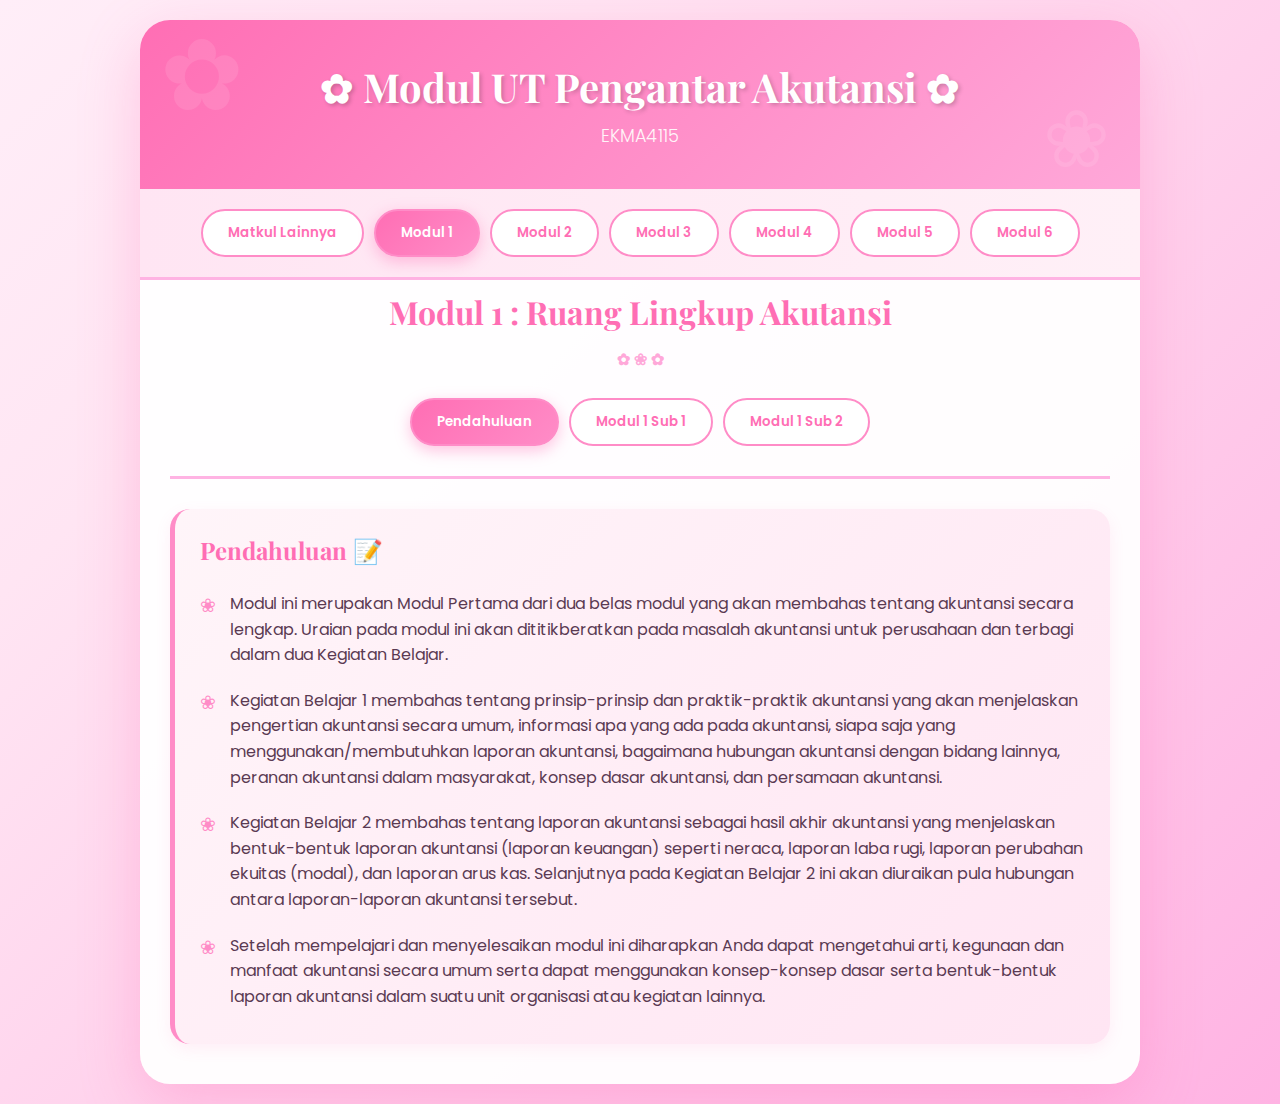
<file: pengantarAkutansi.html>
<!DOCTYPE html>
<html lang="id">
<head>
    <meta charset="UTF-8">
    <meta name="viewport" content="width=device-width, initial-scale=1.0">
    <title>Modul PPKN - Otonomi Daerah & Good and Clean Government</title>
    <link rel="stylesheet" href="style.css">
    <script src="script.js" defer></script>
</head>
<body>
    <div class="container">
        <div class="header">
            <h1>✿ Modul UT Pengantar Akutansi ✿</h1>
            <p class="subtitle">EKMA4115</p>
        </div>
        
        <nav class="nav-container">
            <a href="index.html"><button class="stage-btn">Matkul Lainnya</button></a>
            <button class="stage-btn active" onclick="showStage(1)">Modul 1</button>
            <button class="stage-btn" onclick="showStage(2)">Modul 2</button>
            <button class="stage-btn" onclick="showStage(3)">Modul 3</button>
            <button class="stage-btn" onclick="showStage(4)">Modul 4</button>
            <button class="stage-btn" onclick="showStage(5)">Modul 5</button>
            <button class="stage-btn" onclick="showStage(6)">Modul 6</button>
        </nav>

        <div class="content">
            <div id="stage1" class="stage active">
                
                <h2 class="stage-title">Modul 1 : Ruang Lingkup Akutansi</h2>

                <nav class="sub-nav-container">
                    <button class="stage-btn active" onclick="showSubStage(99, this)">Pendahuluan</button>
                    <button class="stage-btn" onclick="showSubStage(1, this)">Modul 1 Sub 1</button>
                    <button class="stage-btn" onclick="showSubStage(2, this)">Modul 1 Sub 2</button>
                </nav>
            
            <div id="subStage99_content" class="sub-stage-content" style="display:flex;">
                <div class="summary">
                    <h3>Pendahuluan 📝</h3>
                    <ul>
                        <li>Modul ini merupakan Modul Pertama dari dua belas modul yang akan membahas tentang akuntansi secara lengkap. Uraian pada modul ini akan dititikberatkan pada masalah akuntansi untuk perusahaan dan terbagi dalam dua Kegiatan Belajar.
                       </li>
                        <li>Kegiatan Belajar 1 membahas tentang prinsip-prinsip dan praktik-praktik akuntansi yang akan menjelaskan pengertian akuntansi secara umum, informasi apa yang ada pada akuntansi, siapa saja yang menggunakan/membutuhkan laporan akuntansi, bagaimana hubungan akuntansi dengan bidang lainnya, peranan akuntansi dalam masyarakat, konsep dasar akuntansi, dan persamaan akuntansi.</li>
                        <li> Kegiatan Belajar 2 membahas tentang laporan akuntansi sebagai hasil akhir akuntansi yang menjelaskan bentuk-bentuk laporan akuntansi (laporan keuangan) seperti neraca, laporan laba rugi, laporan perubahan ekuitas (modal), dan laporan arus kas. Selanjutnya pada Kegiatan Belajar 2 ini akan diuraikan pula hubungan antara laporan-laporan akuntansi tersebut.
                        </li>
                        <li> Setelah mempelajari dan menyelesaikan modul ini diharapkan Anda dapat mengetahui arti, kegunaan dan manfaat akuntansi secara umum serta dapat menggunakan konsep-konsep dasar serta bentuk-bentuk laporan akuntansi dalam suatu unit organisasi atau kegiatan lainnya.</li>
                    </ul>
                </div>
            </div>
            <div id="subStage1_content" class="sub-stage-content" style="display:none;">
                <div class="summary">
                    <h3>Ringkasan Materi Sub 1 📝</h3>
                    <ul>
                        <li>Akuntansi dapat diartikan sebagai "bahasa bisnis" karena akuntansi adalah sebuah sistem informasi yang menyediakan laporan-laporan bagi pihak-pihak yang berkepentingan (stakeholders) mengenai aktivitas ekonomi dan kondisi sebuah perusahaan. Akuntansi dapat didefinisikan sebagai suatu proses pencatatan, pengukuran, dan penyampaian informasi ekonomi agar dapat dipakai sebagai dasar pengambilan keputusan atau kebijaksanaan.
                        Pihak-pihak yang berkepentingan (pemangku kepentingan) terhadap laporan keuangan suatu perusahaan antara lain penanam dana atau modal yang membutuhkan informasi tentang posisi keuangan dan masa depan perusahaan, kreditur dan supplier (pemasok) perusahaan akan menilai sehat tidaknya keuangan perusahaan dan menilai risiko terhadap kredit yang akan diberikan kepada perusahaan. Lembaga pemerintah memerlukan informasi mengenai aktivitas keuangan perusahaan guna keperluan perpajakan dan perundang-undangan. Karyawan dan organisasi juga berkepentingan terhadap stabilitas dan profitabilitas dari perusahaan tempat mereka bekerja dan para akademisi yang berkepentingan untuk penelitian dan pendidikan.</li>
                        <li>Akuntansi juga mengenal adanya spesialisasi seperti halnya dengan ilmu sosial lainnya. Bidang spesialisasi akuntansi antara lain meliputi: Akuntansi Keuangan, Auditing. Akuntansi Biaya, Akuntansi Manajemen, Akuntansi Perpajakan, Sistem Akuntansi, Akuntansi Anggaran, Akuntansi Pemerintahan dan Akuntansi sosial.
                        Peranan Akuntansi dalam kegiatan perusahaan dapat digunakan sebagai alat perencanaan dan alat evaluasi hasil kegiatan. Akuntansi sebagai alat perencanaan dapat terlihat apabila manajemen ingin mengetahui berapa jumlah uang yang harus dibayar, kapan jatuh temponya dan kepada siapa harus dibayar ini semuanya dapat diketahui dari catatan akuntansi. Sedangkan akuntansi sebagai alat evaluasi hasil kegiatan dapat terlihat apabila manajemen ingin membandingkan antara pelaksanaan sesungguhnya dengan tujuan yang direncanakan.
                        Setiap kejadian atau peristiwa mengakibatkan adanya perubahan terhadap posisi keuangan dari suatu organisasi disebut dengan transaksi. Dalam perusahaan transaksi dapat dibedakan menjadi dua yaitu transaksi intern dan transaksi ekstern.</li>
                        <li>Kekayaan atau harta yang dimiliki oleh perusahaan disebut aktiva sedangkan hak atau sumber dari mana aktiva tersebut berasal disebut ekuitas (hak milik). Hubungan antara aktiva dan hak milik ini dapat dinyatakan dalam persamaan sebagai berikut:
                        <strong><center> Aktiva = Ekuitas </center></strong><br>
                        Ekuitas dapat dibedakan menjadi dua bagian pokok, yaitu hak milik dari kreditur (disebut dengan utang) dan hak milik dari pemilik perusahaan (disebut dengan modal atau ekuitas) dengan demikian persamaan di atas dapat diperluas menjadi:
                        <br>
                        <strong><center> Aktiva = Utang + Ekuitas </center></strong>
                        </li>
                    </ul>
                </div>
                <!-- Soal 1 -->
                <div class="question-card">
                    <span class="question-number">Soal 1</span>
                    <p class="question-text">Akuntansi tidak dapat diterapkan pada organisasi ....</p>
                    <div class="options">
                        <label class="option">
                            <input type="radio" name="q1" value="A">
                            <span>A. yayasan</span>
                        </label>
                        <label class="option">
                            <input type="radio" name="q1" value="B">
                            <span>B. pemerintah daerah</span>
                        </label>
                        <label class="option">
                            <input type="radio" name="q1" value="C">
                            <span>C. koperasi</span>
                        </label>
                        <label class="option">
                            <input type="radio" name="q1" value="D" data-correct>
                            <span>D. tidak tersedia jawaban yang tepat</span>
                        </label>
                    </div>
                </div>

                <!-- Soal 2 -->
                <div class="question-card">
                    <span class="question-number">Soal 2</span>
                    <p class="question-text">Berikut ini, yang bukan bidang-bidang akuntansi adalah ....</p>
                    <div class="options">
                        <label class="option">
                            <input type="radio" name="q2" value="A" data-correct>
                            <span>A. auditing</span>
                        </label>
                        <label class="option">
                            <input type="radio" name="q2" value="B">
                            <span>B. akuntansi manajemen</span>
                        </label>
                        <label class="option">
                            <input type="radio" name="q2" value="C">
                            <span>C. matematika</span>
                        </label>
                        <label class="option">
                            <input type="radio" name="q2" value="D">
                            <span>D. anggaran</span>
                        </label>
                    </div>
                </div>

                <!-- Soal 3 -->
                <div class="question-card">
                    <span class="question-number">Soal 3</span>
                    <p class="question-text">Disiplin ilmu yang paling berkaitan erat dengan bidang akuntansi keuangan adalah ....</p>
                    <div class="options">
                        <label class="option">
                            <input type="radio" name="q3" value="A" data-correct>
                            <span>A. auditing</span>
                        </label>
                        <label class="option">
                            <input type="radio" name="q3" value="B">
                            <span>B. sistem informasi</span>
                        </label>
                        <label class="option">
                            <input type="radio" name="q3" value="C">
                            <span>C. matematika</span>
                        </label>
                        <label class="option">
                            <input type="radio" name="q3" value="D">
                            <span>D. akuntansi manajemen</span>
                        </label>
                    </div>
                </div>

                <!-- Soal 4 -->
                <div class="question-card">
                    <span class="question-number">Soal 4</span>
                    <p class="question-text">Akuntan yang bekerja di suatu perusahaan multinasional disebut ....</p>
                    <div class="options">
                        <label class="option">
                            <input type="radio" name="q4" value="A">
                            <span>A. Akuntan Publik</span>
                        </label>
                        <label class="option">
                            <input type="radio" name="q4" value="B">
                            <span>B. Akuntan Swasta</span>
                        </label>
                        <label class="option">
                            <input type="radio" name="q4" value="C" data-correct>
                            <span>C. Internal Auditor</span>
                        </label>
                        <label class="option">
                            <input type="radio" name="q4" value="D">
                            <span>D. Akuntan Internasional</span>
                        </label>
                    </div>
                </div>

                <!-- Soal 5 -->
                <div class="question-card">
                    <span class="question-number">Soal 5</span>
                    <p class="question-text">Seorang auditor harus menguasai bidang ....</p>
                    <div class="options">
                        <label class="option">
                            <input type="radio" name="q5" value="A">
                            <span>A. Akuntansi Manajemen dan Akuntansi Keuangan</span>
                        </label>
                        <label class="option">
                            <input type="radio" name="q5" value="B">
                            <span>B. Auditing dan Akuntansi Keuangan</span>
                        </label>
                        <label class="option">
                            <input type="radio" name="q5" value="C">
                            <span>C. Auditing dan Akuntansi Manajemen</span>
                        </label>
                        <label class="option">
                            <input type="radio" name="q5" value="D" data-correct>
                            <span>D. Akuntansi Keuangan dan Sistem Akuntansi</span>
                        </label>
                    </div>
                </div>

                <!-- Soal 6 -->
                <div class="question-card">
                    <span class="question-number">Soal 6</span>
                    <p class="question-text">Dalam penyusunan laporan keuangan seorang akuntan harus berpedoman pada ....</p>
                    <div class="options">
                        <label class="option">
                            <input type="radio" name="q6" value="A" data-correct>
                            <span>A. PABU (Prinsip Akuntansi yang Berterima Umum)</span>
                        </label>
                        <label class="option">
                            <input type="radio" name="q6" value="B">
                            <span>B. Standar Auditing</span>
                        </label>
                        <label class="option">
                            <input type="radio" name="q6" value="C">
                            <span>C. Kode Etik Akuntan</span>
                        </label>
                        <label class="option">
                            <input type="radio" name="q6" value="D">
                            <span>D. PSAK (Pernyataan Standar Akuntansi Keuangan)</span>
                        </label>
                    </div>
                </div>

                <!-- Soal 7 -->
                <div class="question-card">
                    <span class="question-number">Soal 7</span>
                    <p class="question-text">Persamaan akuntansi didasarkan pada persamaan sebagai berikut</p>
                    <div class="options">
                        <label class="option">
                            <input type="radio" name="q7" value="A">
                            <span>A. Aktiva = Modal Sendiri</span>
                        </label>
                        <label class="option">
                            <input type="radio" name="q7" value="B">
                            <span>B. Aktiva = Hutang</span>
                        </label>
                        <label class="option">
                            <input type="radio" name="q7" value="C">
                            <span>C. Aktiva - Hutang = Modal Sendiri</span>
                        </label>
                        <label class="option">
                            <input type="radio" name="q7" value="D" data-correct>
                            <span>D. Aktiva = Hutang + Modal</span>
                        </label>
                    </div>
                </div>

                <!-- Soal 8 -->
                <div class="question-card">
                    <span class="question-number">Soal 8</span>
                    <p class="question-text">Unsur dasar laporan keuangan terdiri atas:</p>
                    <div class="options">
                        <label class="option">
                            <input type="radio" name="q8" value="A">
                            <span>A. Pendapatan, Aktiva dan Passiva</span>
                        </label>
                        <label class="option">
                            <input type="radio" name="q8" value="B" data-correct>
                            <span>B. Aset, Kewajiban dan Ekuitas Pemilik</span>
                        </label>
                        <label class="option">
                            <input type="radio" name="q8" value="C">
                            <span>C. Beban, Pendapatan dan Modal</span>
                        </label>
                        <label class="option">
                            <input type="radio" name="q8" value="D">
                            <span>D. Kekayaan, kewajiban dan beban</span>
                        </label>
                    </div>
                </div>

                <!-- Soal 9 -->
                <div class="question-card">
                    <span class="question-number">Soal 9</span>
                    <p class="question-text">Dasar pencatatan akuntansi yang diharuskan dalam PABU adalah dasar ....</p>
                    <div class="options">
                        <label class="option">
                            <input type="radio" name="q9" value="A">
                            <span>A. Satuan usaha</span>
                        </label>
                        <label class="option">
                            <input type="radio" name="q9" value="B">
                            <span>B. Historis</span>
                        </label>
                        <label class="option">
                            <input type="radio" name="q9" value="C">
                            <span>C. Dasar tunai</span>
                        </label>
                        <label class="option">
                            <input type="radio" name="q9" value="D" data-correct>
                            <span>D. Dasar Akrual</span>
                        </label>
                    </div>
                </div>

                <!-- Soal 10 (Akuntansi) -->
                <div class="question-card">
                    <span class="question-number">Soal 10</span>
                    <p class="question-text">Bila suatu perusahaan membeli alat angkutan secara kredit, maka pos yang akan bertambah adalah ....</p>
                    <div class="options">
                        <label class="option">
                            <input type="radio" name="q10_akt" value="A" data-correct>
                            <span>A. Kekayaan dan kewajiban</span>
                        </label>
                        <label class="option">
                            <input type="radio" name="q10_akt" value="B">
                            <span>B. Kekayaan dan modal</span>
                        </label>
                        <label class="option">
                            <input type="radio" name="q10_akt" value="C">
                            <span>C. Kekayaan saja</span>
                        </label>
                        <label class="option">
                            <input type="radio" name="q10_akt" value="D">
                            <span>D. Kewajiban saja</span>
                        </label>
                    </div>
                </div>

                <!-- Soal 11 -->
                <div class="question-card">
                    <span class="question-number">Soal 11</span>
                    <p class="question-text">Bidang akuntansi yang melayani kepentingan masyarakat yang biasanya terdapat dalam organisasi nirlaba adalah ....</p>
                    <div class="options">
                        <label class="option">
                            <input type="radio" name="q11" value="A" data-correct>
                            <span>A. akuntansi swasta</span>
                        </label>
                        <label class="option">
                            <input type="radio" name="q11" value="B">
                            <span>B. akuntansi keuangan</span>
                        </label>
                        <label class="option">
                            <input type="radio" name="q11" value="C">
                            <span>C. akuntansi perpajakan</span>
                        </label>
                        <label class="option">
                            <input type="radio" name="q11" value="D">
                            <span>D. akuntansi sektor publik</span>
                        </label>
                    </div>
                </div>

                <!-- Soal 12 -->
                <div class="question-card">
                    <span class="question-number">Soal 12</span>
                    <p class="question-text">Disiplin ilmu yang berkaitan erat dengan bidang akuntansi keuangan adalah ....</p>
                    <div class="options">
                        <label class="option">
                            <input type="radio" name="q12" value="A" data-correct>
                            <span>A. auditing</span>
                        </label>
                        <label class="option">
                            <input type="radio" name="q12" value="B">
                            <span>B. sistem informasi</span>
                        </label>
                        <label class="option">
                            <input type="radio" name="q12" value="C">
                            <span>C. matematika</span>
                        </label>
                        <label class="option">
                            <input type="radio" name="q12" value="D">
                            <span>D. akuntansi manajemen</span>
                        </label>
                    </div>
                </div>

                <!-- Soal 13 -->
                <div class="question-card">
                    <span class="question-number">Soal 13</span>
                    <p class="question-text">Akuntan yang bekerja di suatu perusahaan multinasional disebut ....</p>
                    <div class="options">
                        <label class="option">
                            <input type="radio" name="q13" value="A">
                            <span>A. akuntan publik</span>
                        </label>
                        <label class="option">
                            <input type="radio" name="q13" value="B" data-correct>
                            <span>B. akuntan swasta</span>
                        </label>
                        <label class="option">
                            <input type="radio" name="q13" value="C">
                            <span>C. internal auditor</span>
                        </label>
                        <label class="option">
                            <input type="radio" name="q13" value="D">
                            <span>D. akuntan internasional</span>
                        </label>
                    </div>
                </div>

                <!-- Soal 14 -->
                <div class="question-card">
                    <span class="question-number">Soal 14</span>
                    <p class="question-text">Seorang auditor harus menguasai bidang ....</p>
                    <div class="options">
                        <label class="option">
                            <input type="radio" name="q14" value="A">
                            <span>A. akuntansi manajemen dan akuntansi keuangan</span>
                        </label>
                        <label class="option">
                            <input type="radio" name="q14" value="B" data-correct>
                            <span>B. auditing dan akuntansi keuangan</span>
                        </label>
                        <label class="option">
                            <input type="radio" name="q14" value="C">
                            <span>C. auditing dan akuntansi manajemen</span>
                        </label>
                        <label class="option">
                            <input type="radio" name="q14" value="D">
                            <span>D. akuntansi keuangan dan sistem akuntansi</span>
                        </label>
                    </div>
                </div>

                <!-- Soal 15 -->
                <div class="question-card">
                    <span class="question-number">Soal 15</span>
                    <p class="question-text">Akuntan pemerintah melaksanakan tugasnya dengan menggunakan pedoman ....</p>
                    <div class="options">
                        <label class="option">
                            <input type="radio" name="q15" value="A">
                            <span>A. standar akuntansi keuangan</span>
                        </label>
                        <label class="option">
                            <input type="radio" name="q15" value="B" data-correct>
                            <span>B. standar akuntansi pemerintahan</span>
                        </label>
                        <label class="option">
                            <input type="radio" name="q15" value="C">
                            <span>C. standar akuntansi badan pemerintah</span>
                        </label>
                        <label class="option">
                            <input type="radio" name="q15" value="D">
                            <span>D. standar pemeriksaan keuangan</span>
                        </label>
                    </div>
                </div>

                <!-- Soal 16 -->
                <div class="question-card">
                    <span class="question-number">Soal 16</span>
                    <p class="question-text">Konsep kesatuan usaha (business entity) dapat diartikan sebagai ....</p>
                    <div class="options">
                        <label class="option">
                            <input type="radio" name="q16" value="A">
                            <span>A. suatu entitas harus bersatu dengan pemiliknya</span>
                        </label>
                        <label class="option">
                            <input type="radio" name="q16" value="B">
                            <span>B. antara pemilik dengan pengelola dijadikan satu kesatuan</span>
                        </label>
                        <label class="option">
                            <input type="radio" name="q16" value="C" data-correct>
                            <span>C. pemisahan antara suatu entitas dengan pemiliknya</span>
                        </label>
                        <label class="option">
                            <input type="radio" name="q16" value="D">
                            <span>D. pemisahan antara usaha pemilik</span>
                        </label>
                    </div>
                </div>

                <!-- Soal 17 -->
                <div class="question-card">
                    <span class="question-number">Soal 17</span>
                    <p class="question-text">Suatu entitas (badan usaha) akan mencatat transaksi berdasar pada ....</p>
                    <div class="options">
                        <label class="option">
                            <input type="radio" name="q17" value="A" data-correct>
                            <span>A. harga perolehan</span>
                        </label>
                        <label class="option">
                            <input type="radio" name="q17" value="B">
                            <span>B. harga pembelian</span>
                        </label>
                        <label class="option">
                            <input type="radio" name="q17" value="C">
                            <span>C. harga pokok</span>
                        </label>
                        <label class="option">
                            <input type="radio" name="q17" value="D">
                            <span>D. harga penjualan</span>
                        </label>
                    </div>
                </div>

                <!-- Soal 18 -->
                <div class="question-card">
                    <span class="question-number">Soal 18</span>
                    <p class="question-text">Persamaan akuntansi yang benar adalah ....</p>
                    <div class="options">
                        <label class="option">
                            <input type="radio" name="q18" value="A" data-correct>
                            <span>A. aktiva = ekuitas - utang</span>
                        </label>
                        <label class="option">
                            <input type="radio" name="q18" value="B">
                            <span>B. aktiva = ekuitas + utang</span>
                        </label>
                        <label class="option">
                            <input type="radio" name="q18" value="C">
                            <span>C. ekuitas = aktiva + utang</span>
                        </label>
                        <label class="option">
                            <input type="radio" name="q18" value="D">
                            <span>D. utang = aktiva + ekuitas</span>
                        </label>
                    </div>
                </div>

                <!-- Soal 19 -->
                <div class="question-card">
                    <span class="question-number">Soal 19</span>
                    <p class="question-text">Apabila terdapat transaksi penambahan kas dari pemilik akan berakibat pada perubahan ....</p>
                    <div class="options">
                        <label class="option">
                            <input type="radio" name="q19" value="A" data-correct>
                            <span>A. utang jangka panjang</span>
                        </label>
                        <label class="option">
                            <input type="radio" name="q19" value="B">
                            <span>B. piutang</span>
                        </label>
                        <label class="option">
                            <input type="radio" name="q19" value="C">
                            <span>C. ekuitas</span>
                        </label>
                        <label class="option">
                            <input type="radio" name="q19" value="D">
                            <span>D. investasi</span>
                        </label>
                    </div>
                </div>

                <!-- Soal 20 -->
                <div class="question-card">
                    <span class="question-number">Soal 20</span>
                    <p class="question-text">Hak milik dari kreditur disebut dengan istilah ....</p>
                    <div class="options">
                        <label class="option">
                            <input type="radio" name="q20" value="A">
                            <span>A. piutang</span>
                        </label>
                        <label class="option">
                            <input type="radio" name="q20" value="B">
                            <span>B. kredit</span>
                        </label>
                        <label class="option">
                            <input type="radio" name="q20" value="C" data-correct>
                            <span>C. utang</span>
                        </label>
                        <label class="option">
                            <input type="radio" name="q20" value="D">
                            <span>D. modal</span>
                        </label>
                    </div>
                </div>
                <button class="reset-btn" onclick="resetStage(2)">Ulangi Tahap Ini ↻</button>
                <button class="submit-btn" onclick="checkAnswers(2)">Periksa Jawaban ✓</button>
                <div id="result2" class="result"></div>
            </div>
            
            
            


            <div id="subStage2_content" class="sub-stage-content" style="display:none;">
                <h3>Sabar ya sayang on proses</h3>
                <!-- <p><strong>Ruang Lingkup:</strong> Pendidikan Kewarganegaraan mencakup sembilan poin pembahasan yang detail yang merupakan pokok bahasan dalam modul-modul selanjutnya.</p>
                <p><strong>Objek Studi:</strong></p>
                <ul>
                    <li>**Objek Material:** Meliputi segala aspek kehidupan bernegara, bermasyarakat, dan berbangsa (Kewarganegaraan Indonesia).</li>
                    <li>**Objek Formal:** Fokus pada cara pandang ilmiah dalam mengkaji Kewarganegaraan, yaitu pendekatan Pancasila dan UUD 1945.</li>
                </ul> -->
            </div>
        </div>
    </div>
</body>
</html>
</file>
<file: styleIndex.css>
@import url('https://fonts.googleapis.com/css2?family=Playfair+Display:wght@400;600;700&family=Poppins:wght@300;400;500;600&display=swap');
        
        * {
            margin: 0;
            padding: 0;
            box-sizing: border-box;
        }
        
        body {
            font-family: 'Poppins', sans-serif;
            background: linear-gradient(135deg, #ffeef8 0%, #ffe5f3 25%, #ffd4ed 50%, #ffc4e8 75%, #ffb3e3 100%);
            min-height: 100vh;
            padding: 20px;
            color: #5a3a52;
        }
        
        a{
            text-decoration: none;
            color: #000;
        }
        .container {
            max-width: 1000px;
            margin: 0 auto;
            background: rgba(255, 255, 255, 0.95);
            border-radius: 30px;
            box-shadow: 0 20px 60px rgba(255, 105, 180, 0.3);
            overflow: hidden;
        }
        
        .header {
            background: linear-gradient(135deg, #ff6eb4 0%, #ff8cc7 50%, #ffa8d9 100%);
            padding: 40px 30px;
            text-align: center;
            position: relative;
            overflow: hidden;
        }
        
        .header::before {
            content: '✿';
            position: absolute;
            font-size: 100px;
            color: rgba(255, 255, 255, 0.1);
            top: -20px;
            left: 20px;
            animation: float 6s ease-in-out infinite;
        }
        
        .header::after {
            content: '❀';
            position: absolute;
            font-size: 80px;
            color: rgba(255, 255, 255, 0.1);
            bottom: -10px;
            right: 30px;
            animation: float 8s ease-in-out infinite;
        }
        
        @keyframes float {
            0%, 100% { transform: translateY(0px) rotate(0deg); }
            50% { transform: translateY(-20px) rotate(10deg); }
        }
        
        h1 {
            font-family: 'Playfair Display', serif;
            color: white;
            font-size: 2.5em;
            margin-bottom: 10px;
            text-shadow: 2px 2px 4px rgba(0,0,0,0.2);
        }
        
        .subtitle {
            color: #fff5f9;
            font-size: 1.1em;
            font-weight: 300;
        }
        
        .nav-container {
            background: linear-gradient(90deg, #ffe5f3 0%, #fff0f7 100%);
            padding: 20px;
            display: flex;
            flex-wrap: wrap;
            justify-content: center;
            gap: 10px;
            border-bottom: 3px solid #ffb3e3;
        }
        .sub-nav-container {
            padding: 30px;
            display: flex;
            flex-wrap: wrap;
            justify-content: center;
            gap: 10px;
            border-bottom: 3px solid #ffb3e3;
        }
        
        .stage-btn {
            padding: 12px 25px;
            background: white;
            border: 2px solid #ff8cc7;
            color: #ff6eb4;
            border-radius: 25px;
            cursor: pointer;
            font-weight: 600;
            transition: all 0.3s ease;
            font-family: 'Poppins', sans-serif;
        }
        
        .stage-btn:hover {
            background: linear-gradient(135deg, #ff6eb4, #ff8cc7);
            color: white;
            transform: translateY(-3px);
            box-shadow: 0 5px 15px rgba(255, 110, 180, 0.4);
        }
        
        .stage-btn.active {
            background: linear-gradient(135deg, #ff6eb4, #ff8cc7);
            color: white;
            box-shadow: 0 5px 15px rgba(255, 110, 180, 0.4);
        }
        
        .content {
            padding: 10px 30px;
        }
        
        .stage {
            display: none;
        }
        
        .stage.active {
            display: block;
            animation: fadeIn 0.5s ease;
        }
        
        @keyframes fadeIn {
            from { opacity: 0; transform: translateY(20px); }
            to { opacity: 1; transform: translateY(0); }
        }
        
        .stage-title {
            font-family: 'Playfair Display', serif;
            color: #ff6eb4;
            font-size: 2em;
            margin-bottom: 20px;
            text-align: center;
            position: relative;
            padding-bottom: 15px;
        }
        
        .stage-title::after {
            content: '✿ ❀ ✿';
            position: absolute;
            bottom: 0;
            left: 50%;
            transform: translateX(-50%);
            font-size: 0.5em;
            color: #ffa8d9;
        }
        
        /* 1. Tambahkan Container untuk Mengaktifkan Layout Grid/Samping */
.summary-grid-container {
    display: flex; /* Mengaktifkan Flexbox */
    flex-wrap: wrap; /* Memungkinkan item turun ke baris baru jika layar terlalu kecil */
    gap: 30px; /* Jarak antara setiap kotak summary */
    align-items: stretch; /* Memastikan semua kotak memiliki tinggi yang sama */
    margin-bottom: 30px;
}

/* 2. Modifikasi Styling Summary */
.summary {
    /* Properti baru untuk Flexbox: Tentukan lebar */
    flex: 1 1 calc(50% - 15px); 
    /* Artinya: flex-grow: 1, flex-shrink: 1, basis-lebar: (50% dari container dikurangi setengah dari gap) */
    min-width: 300px; /* Opsional: Agar ringkasan tidak terlalu sempit di layar HP */
    
    /* Properti yang sudah ada (diperbaiki 'display: ;') */
    background: linear-gradient(135deg, #fff5f9 0%, #ffe5f3 100%);
    padding: 25px;
    border-radius: 20px;
    /* margin-bottom dihapus karena sudah ada gap di container */
    border-left: 5px solid #ff8cc7;
    box-shadow: 0 5px 15px rgba(255, 110, 180, 0.1);
}
        .summary img {
            display: flex;
            margin: auto;
            width: 100%;
            border-radius: 5px;
            margin-bottom: 15px;
        }

        .summary h3 {
            color: #ff6eb4;
            font-family: 'Playfair Display', serif;
            margin-bottom: 15px;
            font-size: 1.5em;
        }
        
        .summary ul {
            list-style: none;
            padding-left: 0;
        }
        
        .summary li {
            padding: 10px 0 10px 30px;
            position: relative;
            line-height: 1.6;
        }
        
        .summary li::before {
            content: '❀';
            position: absolute;
            left: 0;
            color: #ff8cc7;
            font-size: 1.2em;
        }
        
        .questions {
            margin-top: 30px;
        }
        
        .question-card {
            background: white;
            padding: 25px;
            border-radius: 20px;
            margin-bottom: 25px;
            box-shadow: 0 5px 15px rgba(255, 110, 180, 0.1);
            border: 2px solid #ffe5f3;
            transition: all 0.3s ease;
        }
        
        .question-card:hover {
            box-shadow: 0 8px 25px rgba(255, 110, 180, 0.2);
            transform: translateY(-2px);
        }
        
        .question-number {
            display: inline-block;
            background: linear-gradient(135deg, #ff6eb4, #ff8cc7);
            color: white;
            padding: 8px 16px;
            border-radius: 15px;
            font-weight: 600;
            margin-bottom: 15px;
            font-size: 0.9em;
        }
        
        .question-text {
            font-size: 1.1em;
            margin-bottom: 20px;
            color: #5a3a52;
            font-weight: 500;
            line-height: 1.6;
        }
        
        .options {
            display: flex;
            flex-direction: column;
            gap: 12px;
        }
        
        .option {
            padding: 15px 20px;
            background: linear-gradient(135deg, #fff5f9 0%, #ffe5f3 100%);
            border: 2px solid #ffe5f3;
            border-radius: 15px;
            cursor: pointer;
            transition: all 0.3s ease;
            font-size: 1em;
            display: flex;
            align-items: center;
        }
        
        .option:hover {
            background: linear-gradient(135deg, #ffebf5, #ffd4ed);
            border-color: #ff8cc7;
            transform: translateX(5px);
        }
        
        .option input[type="radio"] {
            margin-right: 12px;
            cursor: pointer;
            accent-color: #ff6eb4;
            width: 18px;
            height: 18px;
        }
        
        .option.correct {
            background: linear-gradient(135deg, #d4f4dd, #b8f0c8);
            border-color: #4caf50;
            animation: correctPulse 0.5s ease;
        }
        
        .option.incorrect {
            background: linear-gradient(135deg, #ffd4d4, #ffb8b8);
            border-color: #ff6b6b;
            animation: incorrectShake 0.5s ease;
        }
        
        @keyframes correctPulse {
            0%, 100% { transform: scale(1); }
            50% { transform: scale(1.02); }
        }
        
        @keyframes incorrectShake {
            0%, 100% { transform: translateX(0); }
            25% { transform: translateX(-5px); }
            75% { transform: translateX(5px); }
        }
        
        .submit-btn, .reset-btn {
            display: block;
            width: 100%;
            max-width: 300px;
            margin: 30px auto;
            padding: 15px 30px;
            background: linear-gradient(135deg, #ff6eb4, #ff8cc7);
            color: white;
            border: none;
            border-radius: 25px;
            font-size: 1.1em;
            font-weight: 600;
            cursor: pointer;
            transition: all 0.3s ease;
            font-family: 'Poppins', sans-serif;
            box-shadow: 0 5px 15px rgba(255, 110, 180, 0.3);
        }
        
        .submit-btn:hover, .reset-btn:hover {
            transform: translateY(-3px);
            box-shadow: 0 8px 25px rgba(255, 110, 180, 0.4);
        }
        
        .reset-btn {
            background: linear-gradient(135deg, #ffa8d9, #ffb3e3);
            margin-top: 10px;
        }
        
        .result {
            background: linear-gradient(135deg, #fff5f9, #ffe5f3);
            padding: 30px;
            border-radius: 20px;
            text-align: center;
            margin-top: 30px;
            border: 3px solid #ff8cc7;
            display: none;
        }
        
        .result.show {
            display: block;
            animation: fadeIn 0.5s ease;
        }
        
        .result h3 {
            font-family: 'Playfair Display', serif;
            color: #ff6eb4;
            font-size: 2em;
            margin-bottom: 15px;
        }
        
        .score {
            font-size: 3em;
            font-weight: 700;
            color: #ff6eb4;
            margin: 20px 0;
            text-shadow: 2px 2px 4px rgba(255, 110, 180, 0.2);
        }
        
        .score-text {
            font-size: 1.2em;
            color: #5a3a52;
            margin-top: 10px;
        }
        
        .feedback {
            margin-top: 15px;
            font-size: 1.1em;
            color: #7a5a72;
            font-style: italic;
        }
        
        @media (max-width: 768px) {
            h1 {
                font-size: 1.8em;
            }
            
            .subtitle {
                font-size: 0.9em;
            }
            
            .content {
                padding: 30px 20px;
            }
            
            .stage-title {
                font-size: 1.5em;
            }
            
            .question-text {
                font-size: 1em;
            }
            
            .nav-container {
                padding: 15px;
            }
            
            .stage-btn {
                padding: 10px 20px;
                font-size: 0.9em;
            }
        }
        
        .info-badge {
            display: inline-block;
            background: linear-gradient(135deg, #ffa8d9, #ffb3e3);
            color: white;
            padding: 5px 15px;
            border-radius: 15px;
            font-size: 0.85em;
            margin-left: 10px;
            font-weight: 500;
        }
</file>
<file: style.css>
@import url('https://fonts.googleapis.com/css2?family=Playfair+Display:wght@400;600;700&family=Poppins:wght@300;400;500;600&display=swap');
        
        * {
            margin: 0;
            padding: 0;
            box-sizing: border-box;
        }
        
        body {
            font-family: 'Poppins', sans-serif;
            background: linear-gradient(135deg, #ffeef8 0%, #ffe5f3 25%, #ffd4ed 50%, #ffc4e8 75%, #ffb3e3 100%);
            min-height: 100vh;
            padding: 20px;
            color: #5a3a52;
        }
        
        .container {
            max-width: 1000px;
            margin: 0 auto;
            background: rgba(255, 255, 255, 0.95);
            border-radius: 30px;
            box-shadow: 0 20px 60px rgba(255, 105, 180, 0.3);
            overflow: hidden;
        }
        
        .header {
            background: linear-gradient(135deg, #ff6eb4 0%, #ff8cc7 50%, #ffa8d9 100%);
            padding: 40px 30px;
            text-align: center;
            position: relative;
            overflow: hidden;
        }
        
        .header::before {
            content: '✿';
            position: absolute;
            font-size: 100px;
            color: rgba(255, 255, 255, 0.1);
            top: -20px;
            left: 20px;
            animation: float 6s ease-in-out infinite;
        }
        
        .header::after {
            content: '❀';
            position: absolute;
            font-size: 80px;
            color: rgba(255, 255, 255, 0.1);
            bottom: -10px;
            right: 30px;
            animation: float 8s ease-in-out infinite;
        }
        
        @keyframes float {
            0%, 100% { transform: translateY(0px) rotate(0deg); }
            50% { transform: translateY(-20px) rotate(10deg); }
        }
        
        h1 {
            font-family: 'Playfair Display', serif;
            color: white;
            font-size: 2.5em;
            margin-bottom: 10px;
            text-shadow: 2px 2px 4px rgba(0,0,0,0.2);
        }
        
        .subtitle {
            color: #fff5f9;
            font-size: 1.1em;
            font-weight: 300;
        }
        
        .nav-container {
            background: linear-gradient(90deg, #ffe5f3 0%, #fff0f7 100%);
            padding: 20px;
            display: flex;
            flex-wrap: wrap;
            justify-content: center;
            gap: 10px;
            border-bottom: 3px solid #ffb3e3;
        }
        .sub-nav-container {
            padding: 30px;
            display: flex;
            flex-wrap: wrap;
            justify-content: center;
            gap: 10px;
            border-bottom: 3px solid #ffb3e3;
        }
        
        .stage-btn {
            padding: 12px 25px;
            background: white;
            border: 2px solid #ff8cc7;
            color: #ff6eb4;
            border-radius: 25px;
            cursor: pointer;
            font-weight: 600;
            transition: all 0.3s ease;
            font-family: 'Poppins', sans-serif;
        }
        
        .stage-btn:hover {
            background: linear-gradient(135deg, #ff6eb4, #ff8cc7);
            color: white;
            transform: translateY(-3px);
            box-shadow: 0 5px 15px rgba(255, 110, 180, 0.4);
        }
        
        .stage-btn.active {
            background: linear-gradient(135deg, #ff6eb4, #ff8cc7);
            color: white;
            box-shadow: 0 5px 15px rgba(255, 110, 180, 0.4);
        }
        
        .content {
            padding: 10px 30px;
        }
        
        .stage {
            display: none;
        }
        
        .stage.active {
            display: block;
            animation: fadeIn 0.5s ease;
        }
        
        @keyframes fadeIn {
            from { opacity: 0; transform: translateY(20px); }
            to { opacity: 1; transform: translateY(0); }
        }
        
        .stage-title {
            font-family: 'Playfair Display', serif;
            color: #ff6eb4;
            font-size: 2em;
            margin-bottom: 20px;
            text-align: center;
            position: relative;
            padding-bottom: 15px;
        }
        
        .stage-title::after {
            content: '✿ ❀ ✿';
            position: absolute;
            top: 100%;
            bottom: 0;
            left: 50%;
            transform: translateX(-50%);
            font-size: 0.5em;
            color: #ffa8d9;
        }
        
        .summary {
            background: linear-gradient(135deg, #fff5f9 0%, #ffe5f3 100%);
            padding: 25px;
            border-radius: 20px;
            margin-top: 30px;
            margin-bottom: 30px;
            border-left: 5px solid #ff8cc7;
            box-shadow: 0 5px 15px rgba(255, 110, 180, 0.1);
        }
        
        .summary h3 {
            color: #ff6eb4;
            font-family: 'Playfair Display', serif;
            margin-bottom: 15px;
            font-size: 1.5em;
        }
        
        .summary ul {
            list-style: none;
            padding-left: 0;
        }
        
        .summary li {
            padding: 10px 0 10px 30px;
            position: relative;
            line-height: 1.6;
        }
        
        .summary li::before {
            content: '❀';
            position: absolute;
            left: 0;
            color: #ff8cc7;
            font-size: 1.2em;
        }
        
        .questions {
            margin-top: 30px;
        }
        
        .question-card {
            background: white;
            padding: 25px;
            border-radius: 20px;
            margin-bottom: 25px;
            box-shadow: 0 5px 15px rgba(255, 110, 180, 0.1);
            border: 2px solid #ffe5f3;
            transition: all 0.3s ease;
        }
        
        .question-card:hover {
            box-shadow: 0 8px 25px rgba(255, 110, 180, 0.2);
            transform: translateY(-2px);
        }
        
        .question-number {
            display: inline-block;
            background: linear-gradient(135deg, #ff6eb4, #ff8cc7);
            color: white;
            padding: 8px 16px;
            border-radius: 15px;
            font-weight: 600;
            margin-bottom: 15px;
            font-size: 0.9em;
        }
        
        .question-text {
            font-size: 1.1em;
            margin-bottom: 20px;
            color: #5a3a52;
            font-weight: 500;
            line-height: 1.6;
        }
        
        .options {
            display: flex;
            flex-direction: column;
            gap: 12px;
        }
        
        .option {
            padding: 15px 20px;
            background: linear-gradient(135deg, #fff5f9 0%, #ffe5f3 100%);
            border: 2px solid #ffe5f3;
            border-radius: 15px;
            cursor: pointer;
            transition: all 0.3s ease;
            font-size: 1em;
            display: flex;
            align-items: center;
        }
        
        .option:hover {
            background: linear-gradient(135deg, #ffebf5, #ffd4ed);
            border-color: #ff8cc7;
            transform: translateX(5px);
        }
        
        .option input[type="radio"] {
            margin-right: 12px;
            cursor: pointer;
            accent-color: #ff6eb4;
            width: 18px;
            height: 18px;
        }
        
        .option.correct {
            background: linear-gradient(135deg, #d4f4dd, #b8f0c8);
            border-color: #4caf50;
            animation: correctPulse 0.5s ease;
        }
        
        .option.incorrect {
            background: linear-gradient(135deg, #ffd4d4, #ffb8b8);
            border-color: #ff6b6b;
            animation: incorrectShake 0.5s ease;
        }
        
        @keyframes correctPulse {
            0%, 100% { transform: scale(1); }
            50% { transform: scale(1.02); }
        }
        
        @keyframes incorrectShake {
            0%, 100% { transform: translateX(0); }
            25% { transform: translateX(-5px); }
            75% { transform: translateX(5px); }
        }
        
        .submit-btn, .reset-btn {
            display: block;
            width: 100%;
            max-width: 300px;
            margin: 30px auto;
            padding: 15px 30px;
            background: linear-gradient(135deg, #ff6eb4, #ff8cc7);
            color: white;
            border: none;
            border-radius: 25px;
            font-size: 1.1em;
            font-weight: 600;
            cursor: pointer;
            transition: all 0.3s ease;
            font-family: 'Poppins', sans-serif;
            box-shadow: 0 5px 15px rgba(255, 110, 180, 0.3);
        }
        
        .submit-btn:hover, .reset-btn:hover {
            transform: translateY(-3px);
            box-shadow: 0 8px 25px rgba(255, 110, 180, 0.4);
        }
        
        .reset-btn {
            background: linear-gradient(135deg, #ffa8d9, #ffb3e3);
            margin-top: 10px;
        }
        
        .result {
            background: linear-gradient(135deg, #fff5f9, #ffe5f3);
            padding: 30px;
            border-radius: 20px;
            text-align: center;
            margin-top: 30px;
            border: 3px solid #ff8cc7;
            display: none;
        }
        
        .result.show {
            display: block;
            animation: fadeIn 0.5s ease;
        }
        
        .result h3 {
            font-family: 'Playfair Display', serif;
            color: #ff6eb4;
            font-size: 2em;
            margin-bottom: 15px;
        }
        
        .score {
            font-size: 3em;
            font-weight: 700;
            color: #ff6eb4;
            margin: 20px 0;
            text-shadow: 2px 2px 4px rgba(255, 110, 180, 0.2);
        }
        
        .score-text {
            font-size: 1.2em;
            color: #5a3a52;
            margin-top: 10px;
        }
        
        .feedback {
            margin-top: 15px;
            font-size: 1.1em;
            color: #7a5a72;
            font-style: italic;
        }
        
        @media (max-width: 768px) {
            h1 {
                font-size: 1.8em;
            }
            
            .subtitle {
                font-size: 0.9em;
            }
            
            .content {
                padding: 30px 20px;
            }
            
            .stage-title {
                font-size: 1.5em;
            }
            
            .question-text {
                font-size: 1em;
            }
            
            .nav-container {
                padding: 15px;
            }
            
            .stage-btn {
                padding: 10px 20px;
                font-size: 0.9em;
            }
        }
        
        .info-badge {
            display: inline-block;
            background: linear-gradient(135deg, #ffa8d9, #ffb3e3);
            color: white;
            padding: 5px 15px;
            border-radius: 15px;
            font-size: 0.85em;
            margin-left: 10px;
            font-weight: 500;
        }
</file>
